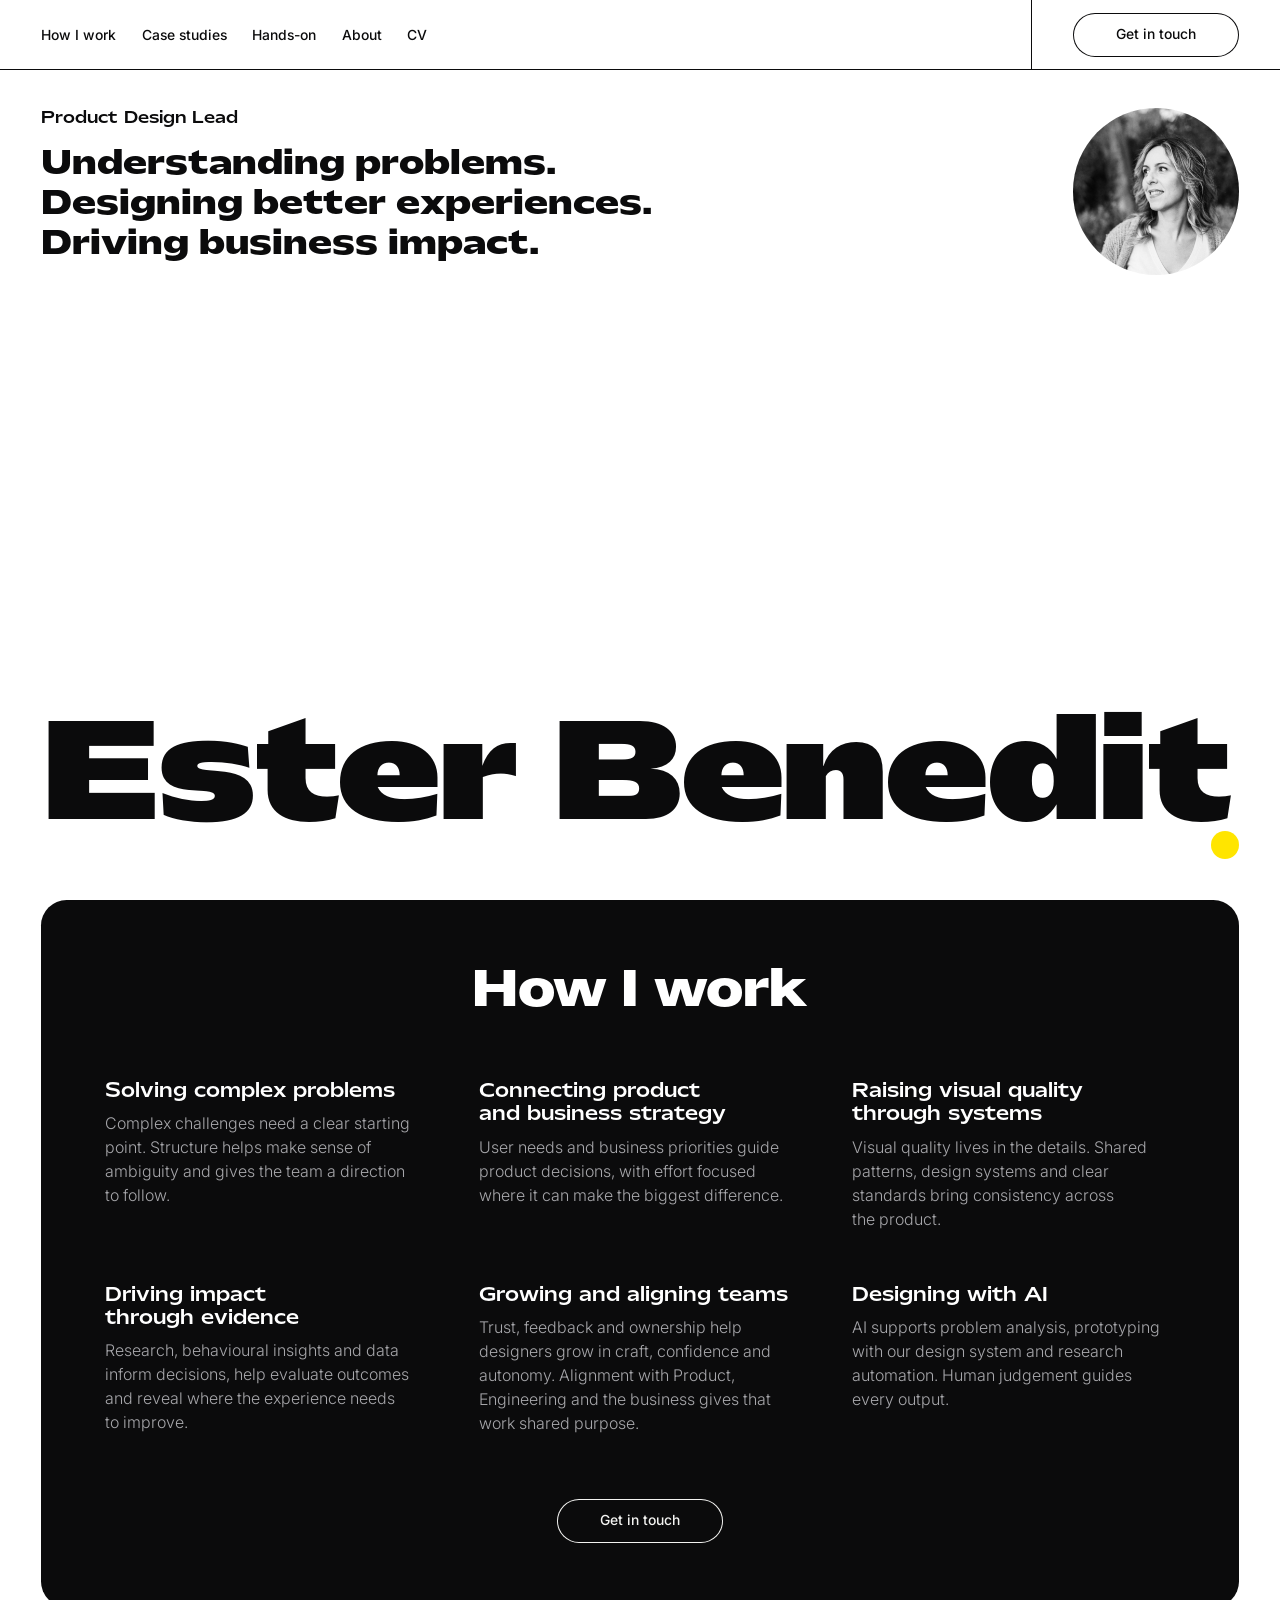
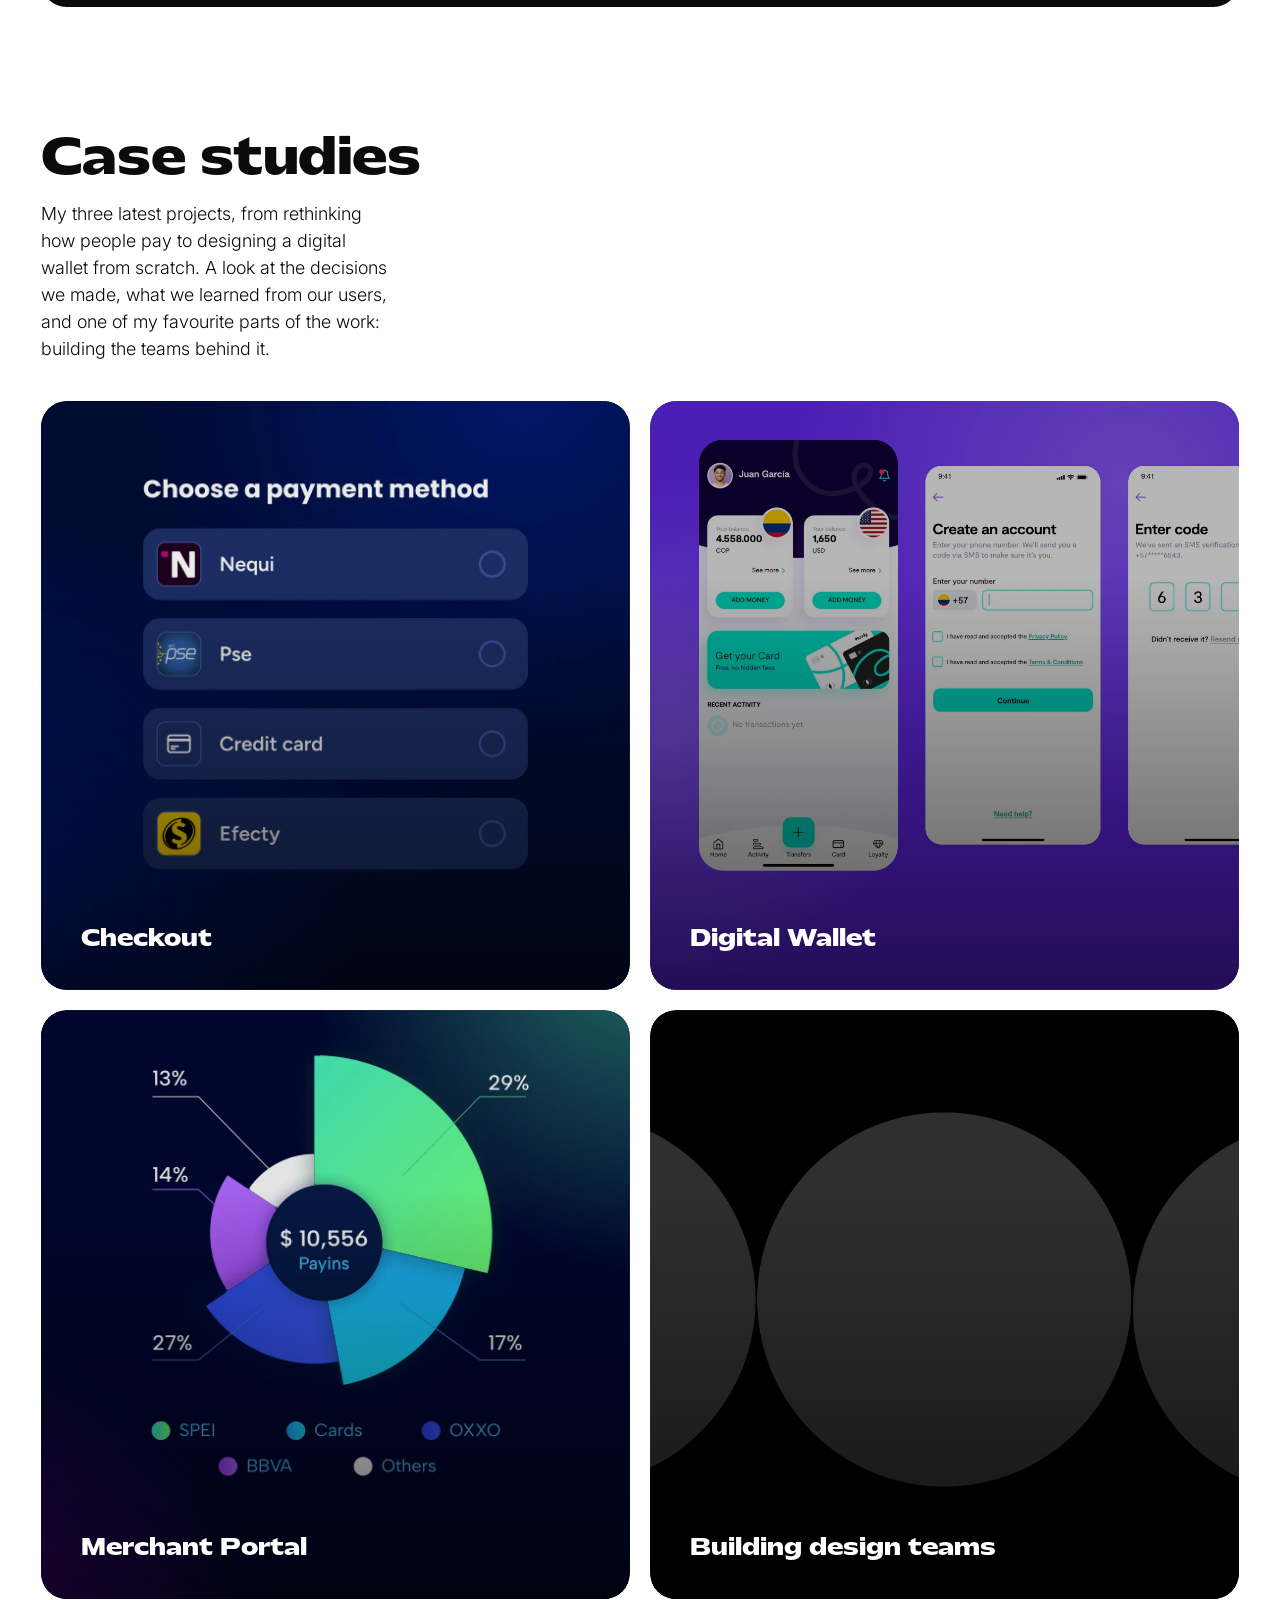
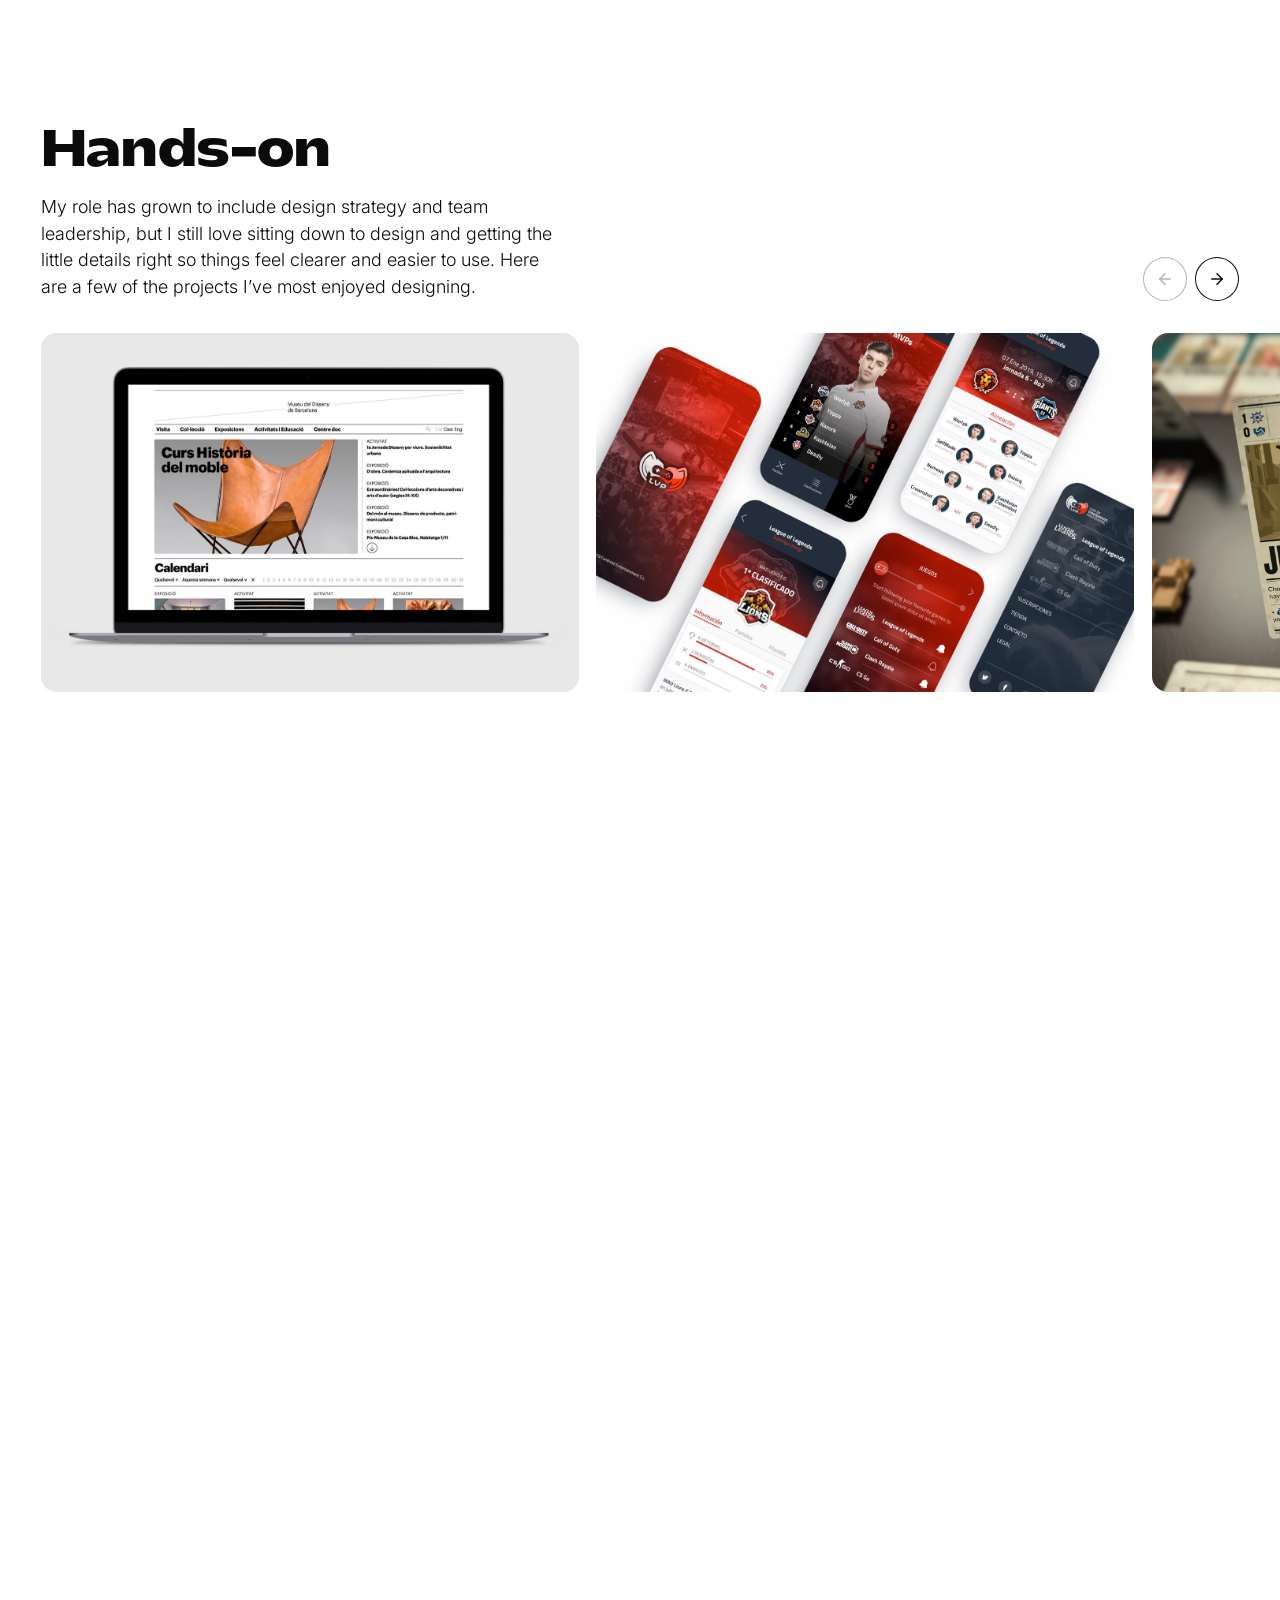
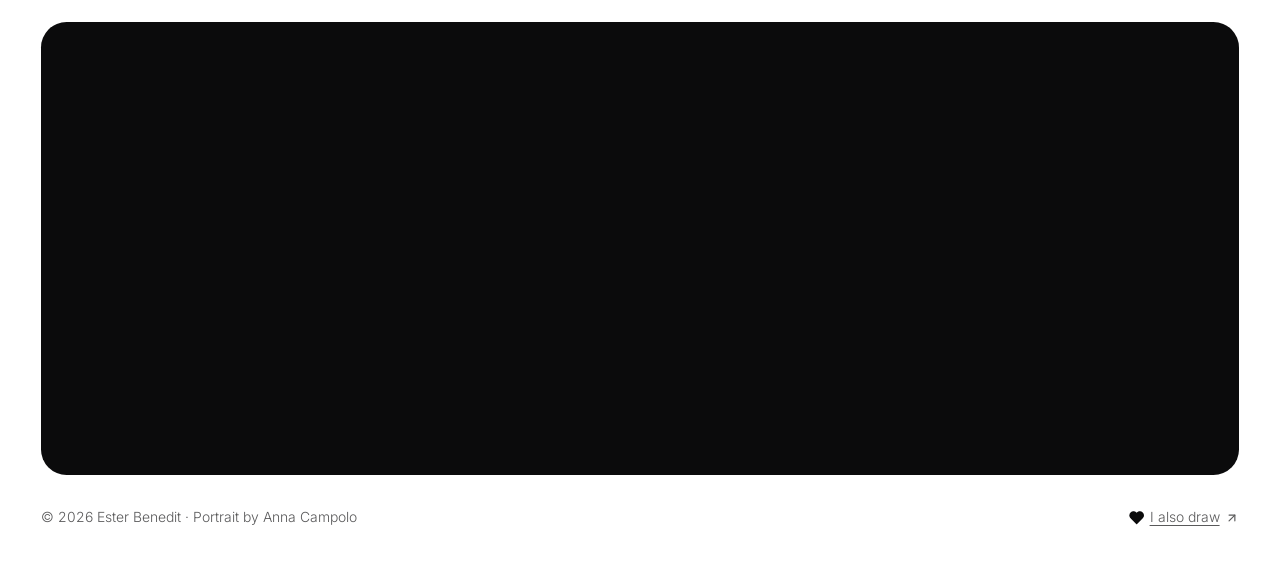
<file: index.html>
<!doctype html>
<html lang="en">
<head>
  <meta charset="utf-8">
  <meta name="viewport" content="width=device-width, initial-scale=1">
  <title>Ester Benedit, Product Design Lead</title>
  <meta name="description" content="Ester Benedit is a Product Design Lead in Barcelona. Understanding problems, designing better experiences and driving business impact.">
  <meta name="google-site-verification" content="423t0sy6GClGH1cj5LgQV7GiqrnE4tSYQWxJbcePZJ4">
  <link rel="canonical" href="https://esterbenedit.com/">
  <meta property="og:type" content="website">
  <meta property="og:url" content="https://esterbenedit.com/">
  <meta property="og:title" content="Ester Benedit, Product Design Lead">
  <meta property="og:description" content="Ester Benedit is a Product Design Lead in Barcelona. Understanding problems, designing better experiences and driving business impact.">
  <meta property="og:image" content="https://esterbenedit.com/img/og-image.jpg?v=2">
  <meta property="og:image:width" content="1200">
  <meta property="og:image:height" content="630">
  <meta property="og:image:alt" content="Ester Benedit, Product Design Lead, next to her portrait">
  <meta name="twitter:card" content="summary_large_image">
  <link rel="icon" type="image/png" sizes="32x32" href="icons/favicon-32.png?v=2">
  <link rel="icon" type="image/png" sizes="192x192" href="icons/icon-192.png?v=2">
  <link rel="apple-touch-icon" href="icons/apple-touch-icon.png?v=2">
  <link rel="preconnect" href="https://fonts.googleapis.com">
  <link rel="preconnect" href="https://fonts.gstatic.com" crossorigin>
  <link href="https://fonts.googleapis.com/css2?family=Inter:wght@200;300;400;500;600&display=swap" rel="stylesheet">
  <link rel="stylesheet" href="fonts-mattone.css?v=1">
  <link rel="stylesheet" href="styles.css?v=138">
  <script>
    document.documentElement.classList.add('js');
    // Preview of ground colours: the page opens in white; the corner circle steps through the others.
    window.GROUNDS = ['#ffffff', '#ffe500', '#7cf2c4', '#8ed2ff', '#c7b8ff', '#ff9ec4'];
    window.setGround = (c) => document.documentElement.style.setProperty('--bg', c);
  </script>
</head>
<body>

<header class="bar wrap">
  <a class="bar-name" href="#top" aria-hidden="true" tabindex="-1">Ester Benedit</a>
  <button class="menu-toggle" type="button" aria-expanded="false" aria-controls="menu" aria-label="Open menu">
    <svg class="i-open" aria-hidden="true" viewBox="0 0 24 24" fill="none" stroke="currentColor" stroke-width="2" stroke-linecap="round" stroke-linejoin="round"><line x1="3" y1="12" x2="21" y2="12"></line><line x1="3" y1="6" x2="21" y2="6"></line><line x1="3" y1="18" x2="21" y2="18"></line></svg>
    <svg class="i-close" aria-hidden="true" viewBox="0 0 24 24" fill="none" stroke="currentColor" stroke-width="2" stroke-linecap="round" stroke-linejoin="round"><line x1="18" y1="6" x2="6" y2="18"></line><line x1="6" y1="6" x2="18" y2="18"></line></svg>
  </button>
  <nav id="menu" aria-label="Main">
    <ul>
      <li><a href="#how-i-work">How I work</a></li>
      <li><a href="#case-studies">Case studies</a></li>
      <li><a href="#hands-on">Hands-on</a></li>
      <li><a href="#about">About</a></li>
      <li><a href="cv/ester-benedit-cv2026.pdf" target="_blank" rel="noopener">CV</a></li>
    </ul>
  </nav>
  <span class="divider" aria-hidden="true"></span>
  <a class="pill outline" href="mailto:ebenedit@gmail.com">Get in touch</a>
</header>

<section class="hero wrap" id="top" aria-labelledby="name">
  <div class="intro">
    <div class="intro-text">
      <p class="role">Product Design Lead</p>
      <p class="lead rotator"><span class="phrase is-on"><span class="ln"><span>Understanding problems.</span></span><span class="ln"><span>Designing better experiences.</span></span><span class="ln"><span>Driving business impact.</span></span></span><span class="phrase" aria-hidden="true"><span class="ln"><span>Setting design direction.</span></span><span class="ln"><span>Caring for every detail.</span></span><span class="ln"><span>Helping design teams grow.</span></span></span></p>
    </div>
    <figure class="avatar">
      <img src="img/ester-bw.jpg?v=2" width="640" height="640" alt="Ester Benedit, black and white portrait">
    </figure>
  </div>
  <h1 class="name" id="name"><span class="line">Ester</span> <span class="line">Benedit</span></h1>
</section>

<main>

  <section class="wrap" id="how-i-work" aria-labelledby="how-title">
    <div class="panel dark skills">
      <h2 id="how-title" data-reveal>How I work</h2>
      <ul>
        <li data-reveal><h3>Solving complex problems</h3><p>Complex challenges need a clear starting point. Structure helps make sense of ambiguity and gives the team a direction to follow.</p></li>
        <li data-reveal><h3>Connecting product and business strategy</h3><p>User needs and business priorities guide product decisions, with effort focused where it can make the biggest difference.</p></li>
        <li data-reveal><h3>Raising visual quality through systems</h3><p>Visual quality lives in the details. Shared patterns, design systems and clear standards bring consistency across the product.</p></li>
        <li data-reveal><h3>Driving impact through evidence</h3><p>Research, behavioural insights and data inform decisions, help evaluate outcomes and reveal where the experience needs to improve.</p></li>
        <li data-reveal><h3>Growing and aligning teams</h3><p>Trust, feedback and ownership help designers grow in craft, confidence and autonomy. Alignment with Product, Engineering and the business gives that work shared purpose.</p></li>
        <li data-reveal><h3>Designing with AI</h3><p>AI supports problem analysis, prototyping with our design system and research automation. Human judgement guides every output.</p></li>
      </ul>
      <a class="pill outline" href="mailto:ebenedit@gmail.com" data-reveal>Get in touch</a>
    </div>
  </section>

  <section class="wrap cases" id="case-studies" aria-labelledby="cases-title">
    <div class="cases-intro">
      <h2 id="cases-title" data-reveal>Case studies</h2>
      <p data-reveal>My three latest projects, from rethinking how people pay to designing a digital wallet from scratch. A look at the decisions we made, what we learned from our users, and one of my favourite parts of the work: building the teams behind it.</p>
    </div>

    <div class="case-grid">
      <a class="card dark overlay clear" href="checkout.html" data-reveal>
        <div class="shot bleed"><video src="img/checkout-cuadrado.mp4?v=6" poster="img/checkout-cuadrado-poster.jpg?v=4" width="1200" height="1200" autoplay muted loop playsinline preload="metadata" aria-label="Checkout animation: choosing a payment method and paying by card"></video></div>
        <div class="card-text">
          <h3>Checkout</h3>
          <div class="card-more"><div>
              <p class="card-head">Simplifying payments across Latin America</p>
              <p>Shaping a consistent payment experience across countries, payment methods, and partner integrations.</p>
              <span class="card-link"><span class="u">Read the case</span><svg class="arrow" aria-hidden="true" viewBox="0 0 24 24" fill="none" stroke="currentColor" stroke-width="2" stroke-linecap="round" stroke-linejoin="round"><line x1="5" y1="12" x2="19" y2="12"></line><polyline points="12 5 19 12 12 19"></polyline></svg></span>
          </div></div>
        </div>
      </a>

      <a class="card dark overlay darker" href="wallet.html" data-reveal>
        <div class="shot bleed"><div class="phones-in" role="img" aria-label="Wallet app screens: the home with balances in COP and USD, Create an account and Enter code"><img src="img/kuady/bg.jpg?v=2" width="1110" height="1110" alt="" loading="lazy"><img class="ph" src="img/kuady/p0.webp?v=2" width="1110" height="1110" alt="" loading="lazy"><img class="ph" src="img/kuady/p1.webp?v=1" width="1110" height="1110" alt="" loading="lazy"><img class="ph" src="img/kuady/p2.webp?v=1" width="1110" height="1110" alt="" loading="lazy"></div></div>
        <div class="card-text">
          <h3>Digital Wallet</h3>
          <div class="card-more"><div>
              <p class="card-head">Designing a wallet. Building a team.</p>
              <p>From designing the first screens to hiring and leading the design team.</p>
              <span class="card-link"><span class="u">Read the case</span><svg class="arrow" aria-hidden="true" viewBox="0 0 24 24" fill="none" stroke="currentColor" stroke-width="2" stroke-linecap="round" stroke-linejoin="round"><line x1="5" y1="12" x2="19" y2="12"></line><polyline points="12 5 19 12 12 19"></polyline></svg></span>
          </div></div>
        </div>
      </a>

      <a class="card dark overlay clear" href="#merchant-portal" data-reveal>
        <div class="shot bleed"><div class="pie" role="img" aria-label="Payins chart: 10,556 dollars split by payment method, SPEI 29%, OXXO 27%, Cards 17%, BBVA 14% and others 13%"><img src="img/pie/bg.jpg?v=6" width="1200" height="1200" alt="" loading="lazy"><img class="w" src="img/pie/w0.webp?v=6" width="1200" height="1200" alt="" loading="lazy"><img class="w" src="img/pie/w1.webp?v=6" width="1200" height="1200" alt="" loading="lazy"><img class="w" src="img/pie/w2.webp?v=6" width="1200" height="1200" alt="" loading="lazy"><img class="w" src="img/pie/w3.webp?v=6" width="1200" height="1200" alt="" loading="lazy"><img class="w" src="img/pie/w4.webp?v=6" width="1200" height="1200" alt="" loading="lazy"><img class="pie-centre" src="img/pie/centre.webp?v=6" width="1200" height="1200" alt="" loading="lazy"><img class="pie-lines" src="img/pie/lines.webp?v=6" width="1200" height="1200" alt="" loading="lazy"></div></div>
        <div class="card-text">
          <h3>Merchant Portal</h3>
          <div class="card-more"><div>
              <p class="card-head">Making complex financial operations easier to navigate</p>
              <p>Guiding the design of a portal that helps merchants manage payments, balances, and daily operations.</p>
              <span class="card-link"><span class="u">Read the case</span><svg class="arrow" aria-hidden="true" viewBox="0 0 24 24" fill="none" stroke="currentColor" stroke-width="2" stroke-linecap="round" stroke-linejoin="round"><line x1="5" y1="12" x2="19" y2="12"></line><polyline points="12 5 19 12 12 19"></polyline></svg></span>
          </div></div>
        </div>
      </a>

      <a class="card dark overlay" href="#building-design-teams" data-reveal>
        <div class="shot bleed"><img src="img/teams-cover.jpg" width="1000" height="1000" alt="Three grey circles side by side on black" loading="lazy"></div>
        <div class="card-text">
          <h3>Building design teams</h3>
          <div class="card-more"><div>
              <p class="card-head">Wherever I've worked, I've built the design team. How I hire, grow people and earn design its place.</p>
              <span class="card-link"><span class="u">Read the case</span><svg class="arrow" aria-hidden="true" viewBox="0 0 24 24" fill="none" stroke="currentColor" stroke-width="2" stroke-linecap="round" stroke-linejoin="round"><line x1="5" y1="12" x2="19" y2="12"></line><polyline points="12 5 19 12 12 19"></polyline></svg></span>
          </div></div>
        </div>
      </a>
    </div>
  </section>

  <section class="hands" id="hands-on" aria-labelledby="hands-title">
    <div class="wrap hands-head">
      <div>
        <h2 id="hands-title" data-reveal>Hands-on</h2>
        <p data-reveal>My role has grown to include design strategy and team leadership, but I still love sitting down to design and getting the little details right so things feel clearer and easier to use. Here are a few of the projects I’ve most enjoyed designing.</p>
      </div>
      <div class="ho-arrows" data-ui>
        <button type="button" data-dir="-1" aria-label="Previous project"><svg aria-hidden="true" viewBox="0 0 24 24" fill="none" stroke="currentColor" stroke-width="2" stroke-linecap="round" stroke-linejoin="round"><line x1="19" y1="12" x2="5" y2="12"></line><polyline points="12 19 5 12 12 5"></polyline></svg></button>
        <button type="button" data-dir="1" aria-label="Next project"><svg aria-hidden="true" viewBox="0 0 24 24" fill="none" stroke="currentColor" stroke-width="2" stroke-linecap="round" stroke-linejoin="round"><line x1="5" y1="12" x2="19" y2="12"></line><polyline points="12 5 19 12 12 19"></polyline></svg></button>
      </div>
    </div>
    <div class="ho-track" tabindex="0" aria-label="Hands-on projects, scroll sideways">
      <a class="ho-slide" href="#hands-on-museu-del-disseny">
        <img src="img/ho-museu.jpg" width="1600" height="909" alt="Museu del Disseny de Barcelona website on a laptop: the furniture history course and the events calendar" loading="lazy">
        <span class="ho-caption"><b>Museu del Disseny</b> Website</span>
      </a>
      <a class="ho-slide" href="#hands-on-lvp">
        <img src="img/ho-lvp.jpg" width="1600" height="909" alt="Screens of the LVP esports league app: teams, MVPs, line-ups and game menu" loading="lazy">
        <span class="ho-caption"><b>LVP</b> Esports app</span>
      </a>
      <a class="ho-slide" href="#hands-on-scarface-1920">
        <img src="img/ho-scarface.jpg" width="1600" height="1067" alt="Scarface 1920 board game: Jewel Thief, Boxer and Moonshiner character cards over the board and Al Capone's gang sheet" loading="lazy">
        <span class="ho-caption"><b>Scarface 1920</b> Board game</span>
      </a>
      <a class="ho-slide" href="#hands-on-right-side-coffee">
        <img src="img/ho-rightside.jpg?v=2" width="1600" height="1000" alt="Right Side Coffee bags with a concentric line pattern and hand-drawn illustrations" loading="lazy">
        <span class="ho-caption"><b>Right Side Coffee</b> Packaging</span>
      </a>
      <a class="ho-slide" href="#hands-on-bodegueo">
        <img src="img/ho-bodegueo.jpg?v=2" width="1600" height="1000" alt="Bodegueo brand character riding a scooter" loading="lazy">
        <span class="ho-caption"><b>Bodegueo</b> Brand identity</span>
      </a>
    </div>
  </section>

  <section class="wrap about" id="about" aria-labelledby="about-title">
    <h2 id="about-title" data-reveal>About</h2>
    <div class="about-body">
      <div class="about-text" data-reveal>
        <p>I’ve spent more than 20 years designing digital products around the people who use them. I fell for design while studying journalism. Laying out the pages was the part I always looked forward to, and it led me to study graphic design and specialise in UX/UI.</p>
        <p>I started out designing corporate websites and entertainment portals, then co-founded a design studio I ran for ten years. I went on to build a design department from scratch at a software company. Today, I lead the product design team I built at a fintech company.</p>
        <p>I still love getting into the details of a flow and figuring out why someone gets stuck. And one of the things I love most about leading a team is seeing a designer grow more confident in their own judgement and take a piece of work further than I’d imagined.</p>
      </div>
      <dl data-reveal>
        <div><dt>Based in</dt><dd>Barcelona</dd></div>
        <div class="recognition"><dt>Recognition</dt><dd><ul>
          <li>Anuaria Awards 2022 · Scarface 1920, selection</li>
          <li><a href="https://www.veredictas.com/show/marc@wetraphic.com/en" target="_blank" rel="noopener noreferrer">CLAP International Design Awards 2021 · Seeway, catalogue design</a></li>
          <li><a href="https://www.veredictas.com/index.php?md=treballs&amp;accio=fitxa&amp;id=15236&amp;lg=esp" target="_blank" rel="noopener noreferrer">CLAP International Design Awards 2021 · Redzen Games, board game</a></li>
        </ul></dd></div>
        <div class="recognition"><dt>Interviews &amp; features</dt><dd><ul>
          <li><a href="https://www.linkedin.com/posts/women-in-fintech-ester-benedit-ugcPost-7495083680248406016-mzb7/" target="_blank" rel="noopener noreferrer">Women in Fintech · PayRetailers, 2026</a></li>
          <li><a href="https://redzengames.com/2021/01/08/behind-the-game-board-traphic-graphic-designers/" target="_blank" rel="noopener noreferrer">Behind the game board: Traphic · Redzen Games, 2021</a></li>
          <li><a href="https://boluda.com/programa/87-disenando-ester-benedit/" target="_blank" rel="noopener noreferrer" hreflang="es">Diseñando con Ester Benedit · Boluda podcast, 2017 (in Spanish)</a></li>
        </ul></dd></div>
      </dl>
    </div>
  </section>

  <section class="wrap" id="contact" aria-labelledby="contact-title">
    <div class="panel dark contact">
      <h2 id="contact-title" data-reveal>Let's talk.</h2>
      <p class="lead" data-reveal>A team to build, or a product to make clear?</p>
      <div class="contact-actions" data-reveal>
        <a class="pill light" href="mailto:ebenedit@gmail.com" data-copy="ebenedit@gmail.com"><span>Email me</span></a>
        <span class="visually-hidden" aria-live="polite" id="copy-status"></span>
        <a class="pill outline" href="https://www.linkedin.com/in/esterbenedit/" target="_blank" rel="noopener noreferrer">LinkedIn<svg class="ext" aria-hidden="true" viewBox="0 0 24 24" fill="none" stroke="currentColor" stroke-width="2" stroke-linecap="round" stroke-linejoin="round"><line x1="7" y1="17" x2="17" y2="7"></line><polyline points="7 7 17 7 17 17"></polyline></svg></a>
        <a class="pill outline" id="cv" href="cv/ester-benedit-cv2026.pdf" download>Download CV</a>
      </div>
    </div>
  </section>

</main>

<footer class="wrap foot">
  <span>© 2026 Ester Benedit · Portrait by Anna Campolo</span>
  <a class="draw" href="https://www.instagram.com/esterbenedit/" target="_blank" rel="noopener noreferrer"><svg class="heart" aria-hidden="true" viewBox="0 0 24 24" fill="none" stroke="currentColor" stroke-width="2" stroke-linecap="round" stroke-linejoin="round"><path d="M20.84 4.61a5.5 5.5 0 0 0-7.78 0L12 5.67l-1.06-1.06a5.5 5.5 0 0 0-7.78 7.78l1.06 1.06L12 21.23l7.78-7.78 1.06-1.06a5.5 5.5 0 0 0 0-7.78z"></path></svg><span class="u">I also draw</span><svg class="ext" aria-hidden="true" viewBox="0 0 24 24" fill="none" stroke="currentColor" stroke-width="2" stroke-linecap="round" stroke-linejoin="round"><line x1="7" y1="17" x2="17" y2="7"></line><polyline points="7 7 17 7 17 17"></polyline></svg></a>
</footer>

<!-- Preview control: shows the next ground colour; click to switch to it -->
<button class="next-ground" type="button" data-ui aria-label="Change the page colour"><span class="coin" aria-hidden="true"></span></button>
<script src="main.js?v=24"></script>
</body>
</html>
</file>
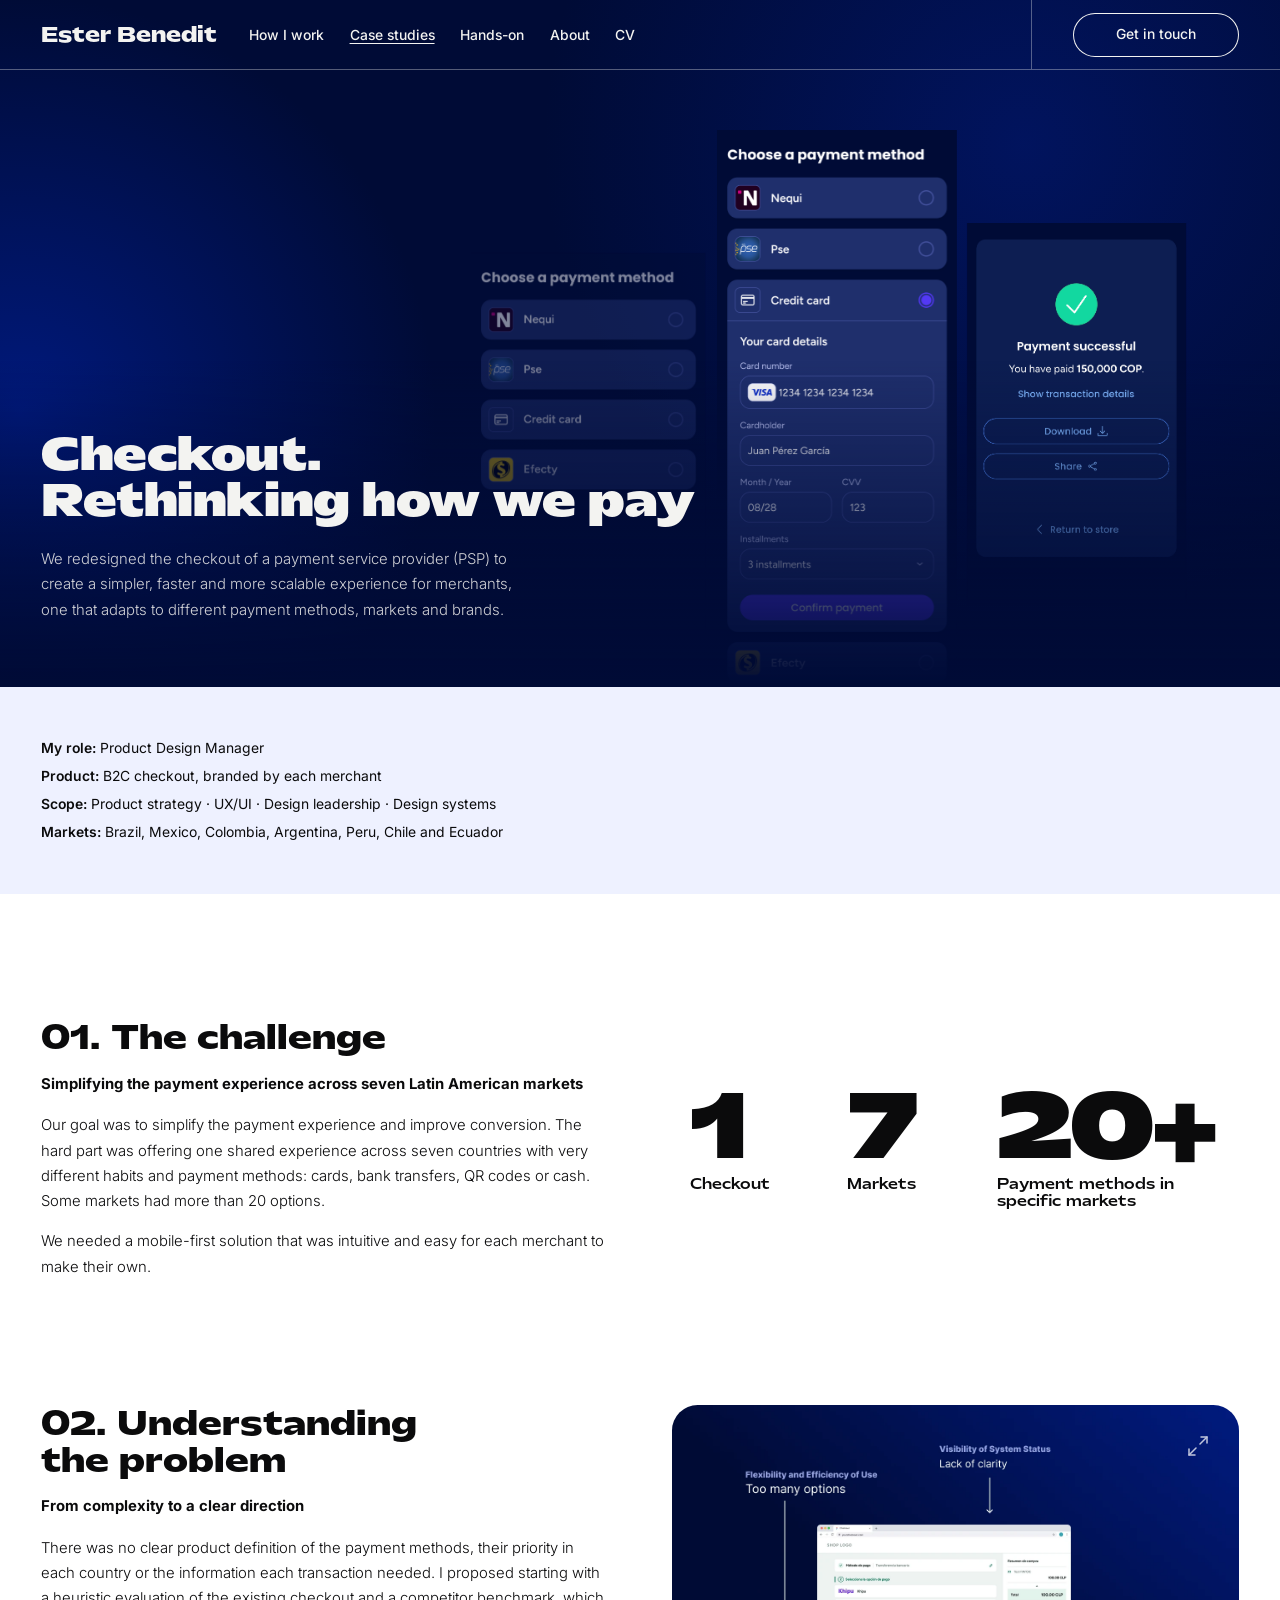
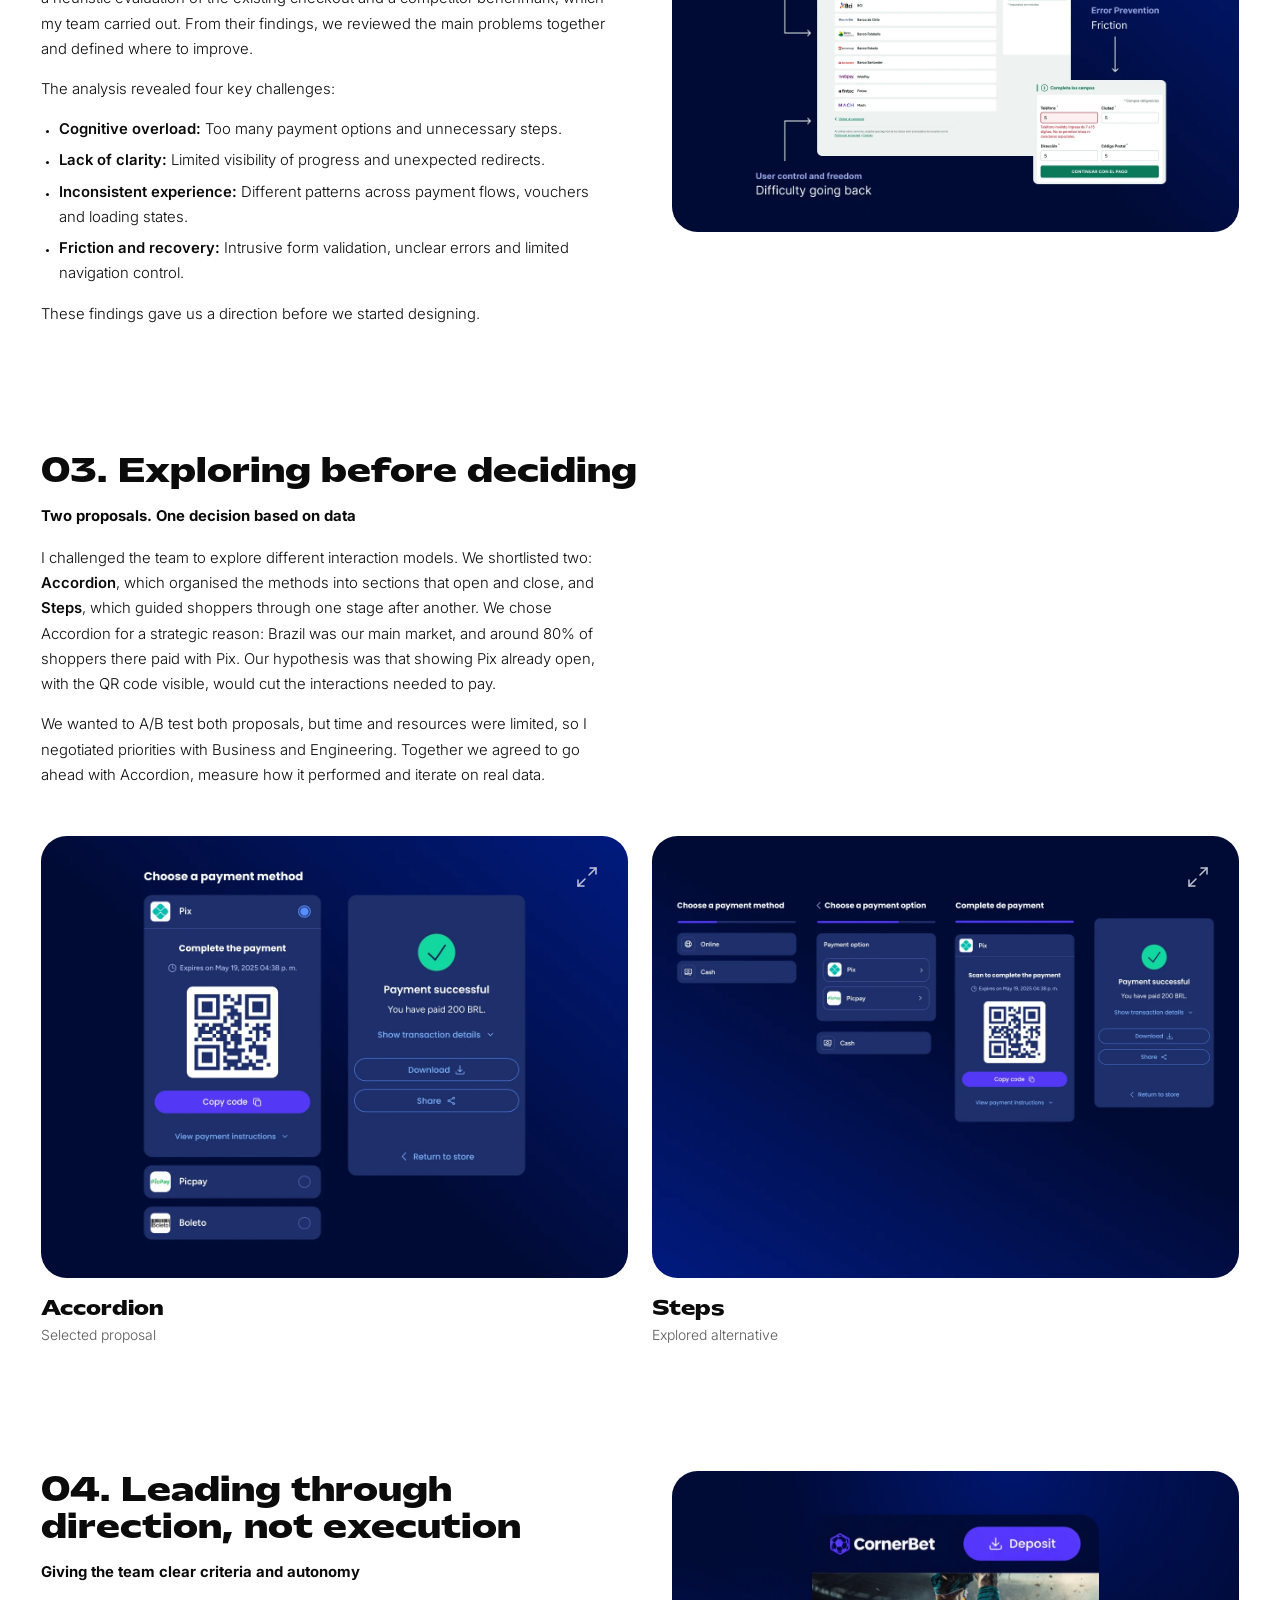
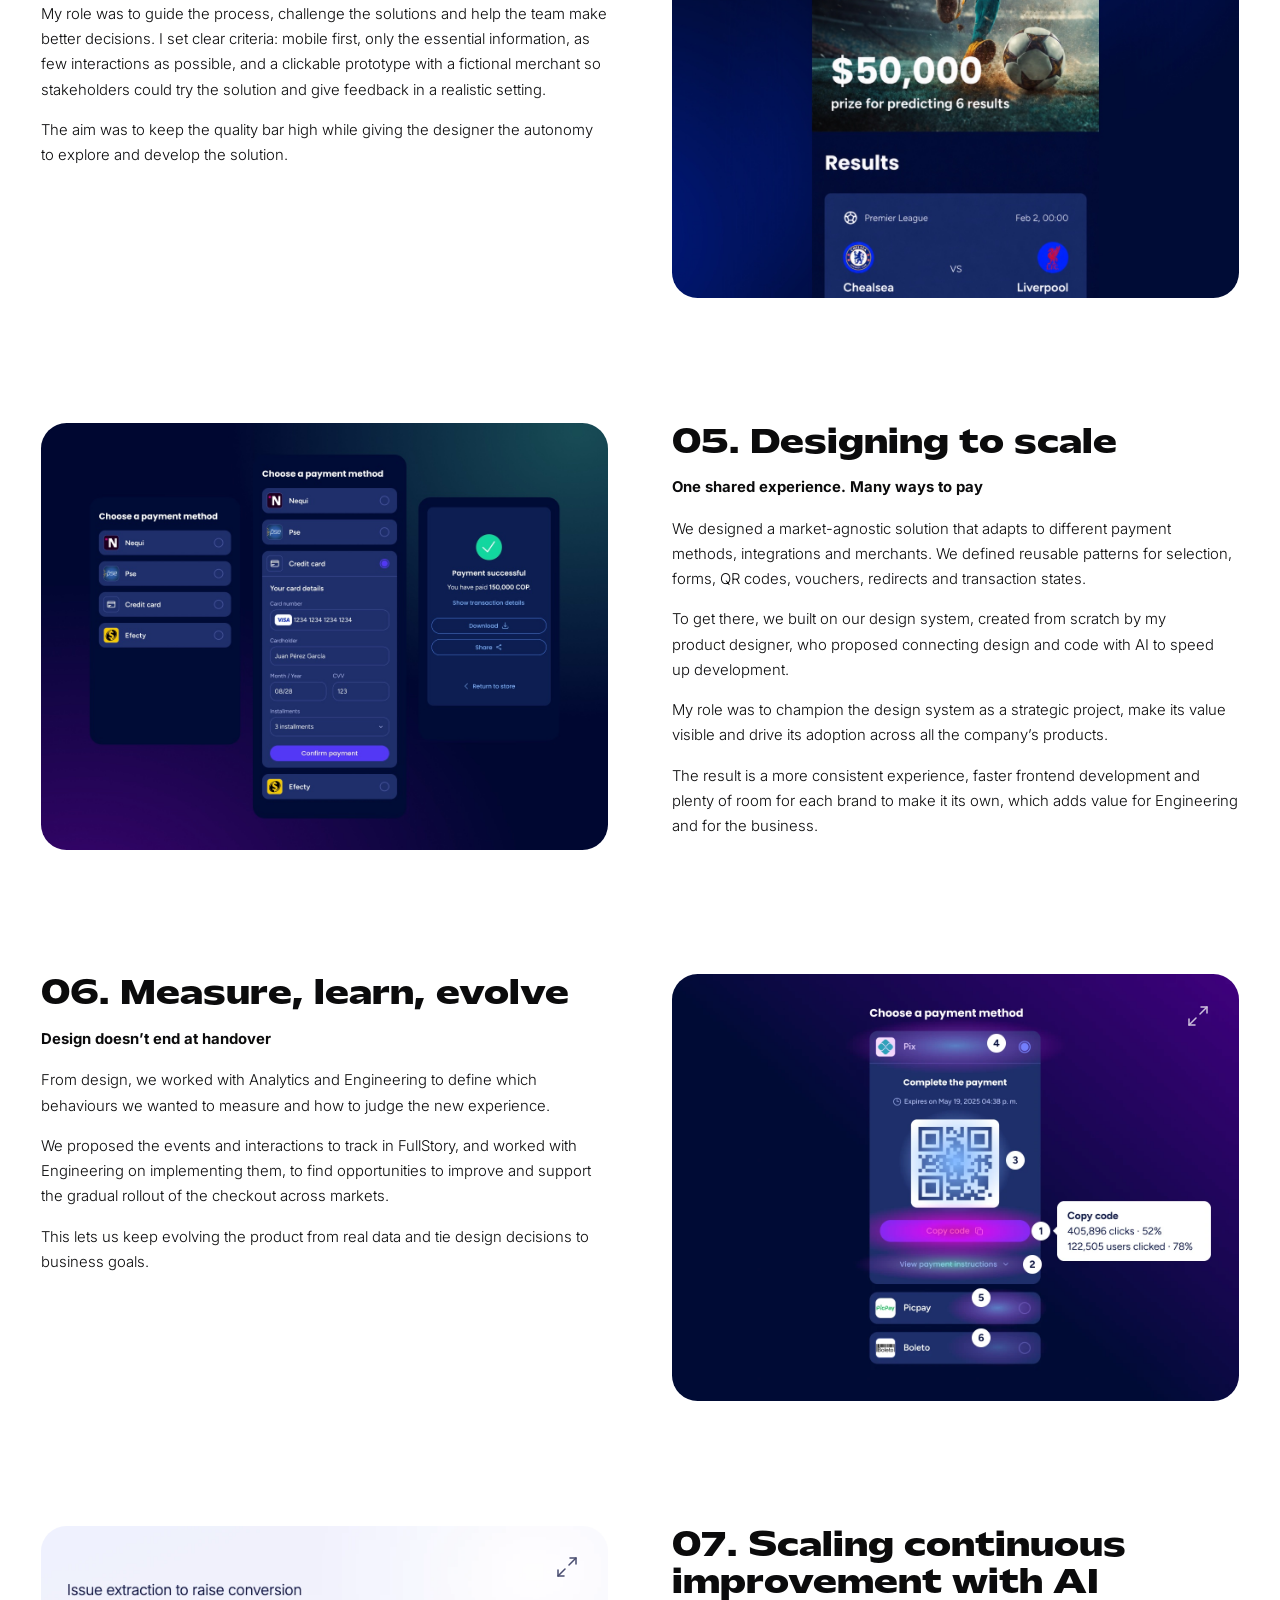
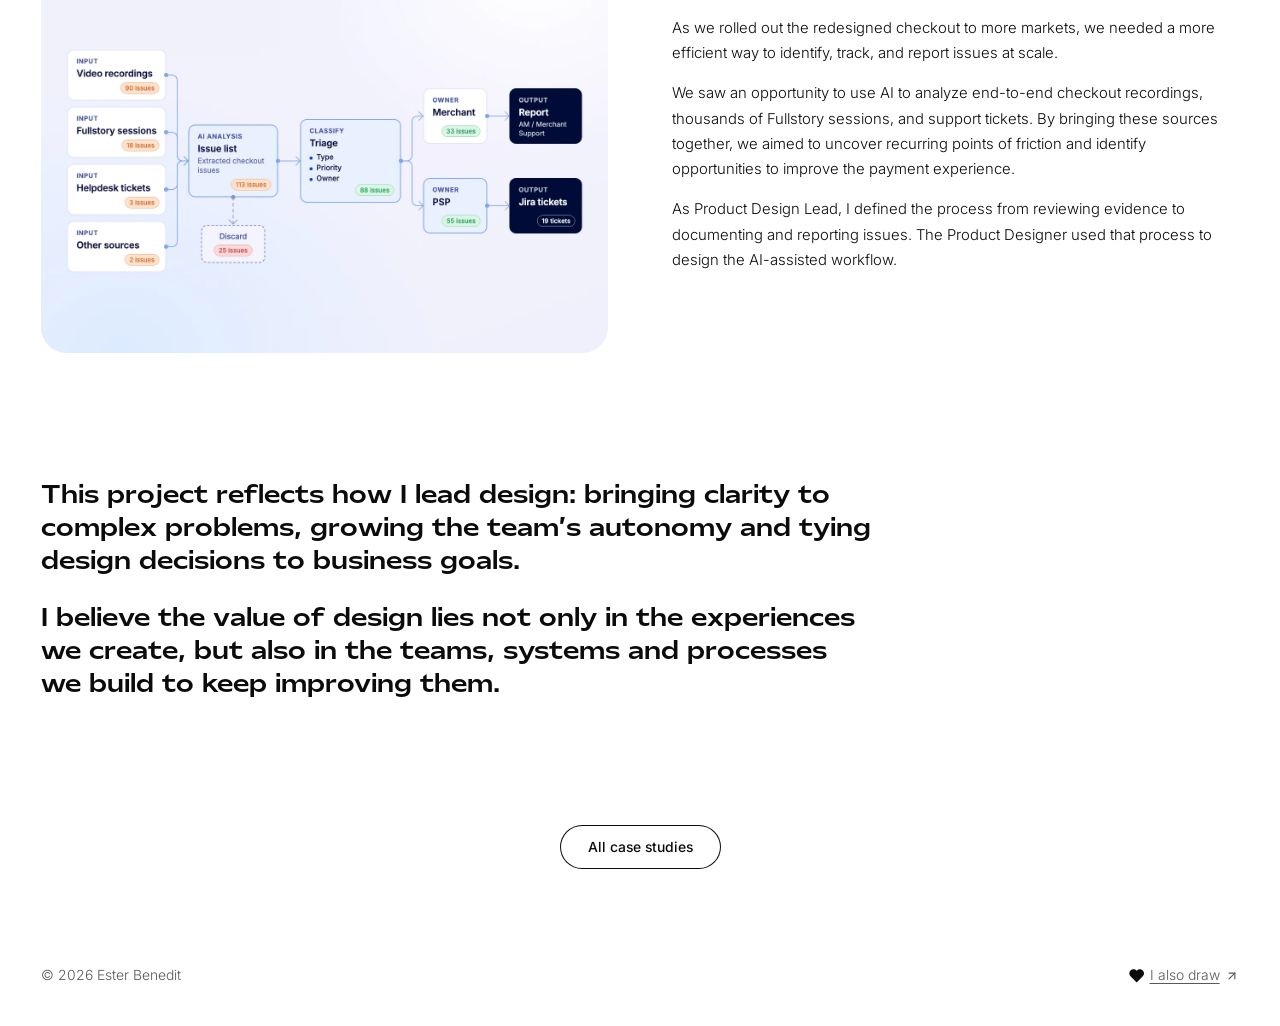
<file: checkout.html>
<!doctype html>
<html lang="en">
<head>
  <meta charset="utf-8">
  <meta name="viewport" content="width=device-width, initial-scale=1">
  <title>Checkout: rethinking how we pay · Ester Benedit</title>
  <meta name="description" content="Case study: simplifying the payment experience across seven Latin American markets. Product strategy, UX/UI, design leadership and design systems.">
  <meta name="robots" content="noindex"> <!-- draft: keep out of search until Ester approves it -->
  <link rel="icon" type="image/png" sizes="32x32" href="icons/favicon-32.png?v=2">
  <link rel="apple-touch-icon" href="icons/apple-touch-icon.png?v=2">
  <link rel="preconnect" href="https://fonts.googleapis.com">
  <link rel="preconnect" href="https://fonts.gstatic.com" crossorigin>
  <link href="https://fonts.googleapis.com/css2?family=Inter:wght@200;300;400;500;600&display=swap" rel="stylesheet">
  <link rel="stylesheet" href="fonts-mattone.css?v=1">
  <link rel="stylesheet" href="styles.css?v=138">
  <link rel="stylesheet" href="case.css?v=62">
  <script>document.documentElement.classList.add('js');</script>
</head>
<body class="case" style="--case: #000b36;">

<header class="bar wrap is-stuck">
  <a class="bar-name" href="index.html">Ester Benedit</a>
  <button class="menu-toggle" type="button" aria-expanded="false" aria-controls="menu" aria-label="Open menu">
    <svg class="i-open" aria-hidden="true" viewBox="0 0 24 24" fill="none" stroke="currentColor" stroke-width="2" stroke-linecap="round" stroke-linejoin="round"><line x1="3" y1="12" x2="21" y2="12"></line><line x1="3" y1="6" x2="21" y2="6"></line><line x1="3" y1="18" x2="21" y2="18"></line></svg>
    <svg class="i-close" aria-hidden="true" viewBox="0 0 24 24" fill="none" stroke="currentColor" stroke-width="2" stroke-linecap="round" stroke-linejoin="round"><line x1="18" y1="6" x2="6" y2="18"></line><line x1="6" y1="6" x2="18" y2="18"></line></svg>
  </button>
  <nav id="menu" aria-label="Main">
    <ul>
      <li><a href="index.html#how-i-work">How I work</a></li>
      <li><a href="index.html#case-studies" aria-current="true">Case studies</a></li>
      <li><a href="index.html#hands-on">Hands-on</a></li>
      <li><a href="index.html#about">About</a></li>
      <li><a href="cv/ester-benedit-cv2026.pdf" target="_blank" rel="noopener">CV</a></li>
    </ul>
  </nav>
  <span class="divider" aria-hidden="true"></span>
  <a class="pill outline" href="mailto:ebenedit@gmail.com">Get in touch</a>
</header>

<section class="case-hero wrap" aria-labelledby="case-title">
  <div class="case-hero-text">
    <h1 id="case-title"><span class="ln">Checkout.</span> <span class="ln">Rethinking how we pay</span></h1>
    <p>We redesigned the checkout of a payment service provider (PSP) to create a simpler, faster and more scalable experience for merchants, one that adapts to different payment methods, markets and brands.</p>
  </div>
  <figure class="case-hero-shots">
    <img class="shot-back" src="img/checkout/hero-methods.png?v=4" width="563" height="968" alt="" aria-hidden="true">
    <img class="shot-main" src="img/checkout/hero-checkout.png" width="574" height="1384" alt="The new checkout: Nequi, PSE, Credit card and Efecty as accordions, with the card form open">
    <img class="shot-side" src="img/checkout/hero-result.png?v=2" width="526" height="915" alt="Payment successful screen: 150,000 COP paid, with Download, Share and Return to store">
  </figure>
</section>

<!-- Fact sheet: a band under the hero, Ester's Figma -->
<section class="case-facts-band wrap" aria-label="Project facts">
  <dl class="case-facts">
    <div><dt>My role:</dt> <dd>Product Design Manager</dd></div>
    <div><dt>Product:</dt> <dd>B2C checkout, branded by each merchant</dd></div>
    <div><dt>Scope:</dt> <dd>Product strategy · UX/UI · Design leadership · Design systems</dd></div>
    <div><dt>Markets:</dt> <dd>Brazil, Mexico, Colombia, Argentina, Peru, Chile and Ecuador</dd></div>
  </dl>
</section>

<main class="case-body">

  <!-- 01 -->
  <section class="wrap cs cs-split" aria-labelledby="s1">
    <div class="cs-text">
      <header class="cs-head" data-reveal>
        <p class="cs-num">01. The challenge</p>
        <h2 id="s1">Simplifying the payment experience across seven Latin American markets</h2>
      </header>
      <div class="cs-copy" data-reveal>
        <p>Our goal was to simplify the payment experience and improve conversion. The hard part was offering one shared experience across seven countries with very different habits and payment methods: cards, bank transfers, QR codes or cash. Some markets had more than 20 options.</p>
        <p>We needed a mobile-first solution that was intuitive and easy for each merchant to make their own.</p>
      </div>
    </div>
    <ul class="cs-stats" data-reveal>
      <li><b>1</b><span>Checkout</span></li>
      <li><b>7</b><span>Markets</span></li>
      <li><b>20+</b><span>Payment methods in specific markets</span></li>
    </ul>
  </section>

  <!-- 02 -->
  <section class="wrap cs cs-split" aria-labelledby="s2">
    <div class="cs-text">
      <header class="cs-head" data-reveal>
        <p class="cs-num">02. Understanding the problem</p>
        <h2 id="s2">From complexity to a clear direction</h2>
      </header>
      <div class="cs-copy" data-reveal>
        <p>There was no clear product definition of the payment methods, their priority in each country or the information each transaction needed. I proposed starting with a heuristic evaluation of the existing checkout and a competitor benchmark, which my team carried out. From their findings, we reviewed the main problems together and defined where to improve.</p>
        <p>The analysis revealed four key challenges:</p>
        <ul class="cs-list">
          <li><b>Cognitive overload:</b> Too many payment options and unnecessary steps.</li>
          <li><b>Lack of clarity:</b> Limited visibility of progress and unexpected redirects.</li>
          <li><b>Inconsistent experience:</b> Different patterns across payment flows, vouchers and loading states.</li>
          <li><b>Friction and recovery:</b> Intrusive form validation, unclear errors and limited navigation control.</li>
        </ul>
        <p>These findings gave us a direction before we started designing.</p>
      </div>
    </div>
    <figure class="cs-media zoomable" data-reveal>
      <button class="zoom-btn" type="button" aria-label="Enlarge image"><svg width="20" height="20" viewBox="0 0 24 24" fill="none" stroke="currentColor" stroke-width="2" stroke-linecap="round" stroke-linejoin="round" aria-hidden="true"><polyline points="15 3 21 3 21 9"/><polyline points="9 21 3 21 3 15"/><line x1="21" y1="3" x2="14" y2="10"/><line x1="3" y1="21" x2="10" y2="14"/></svg></button>
      <img src="img/checkout/heuristic-en.webp" width="1328" height="1000" loading="lazy" alt="Heuristic evaluation of the old checkout: a long list of Chilean banks and a form with an error, annotated with four Nielsen heuristics: too many options, lack of clarity, friction and difficulty going back">
    </figure>
  </section>

  <!-- 03 -->
  <section class="wrap cs" aria-labelledby="s3">
    <header class="cs-head" data-reveal>
      <p class="cs-num">03. Exploring before deciding</p>
      <h2 id="s3">Two proposals. One decision based on data</h2>
    </header>
    <div class="cs-copy cs-wide" data-reveal>
      <p>I challenged the team to explore different interaction models. We shortlisted two: <b>Accordion</b>, which organised the methods into sections that open and close, and <b>Steps</b>, which guided shoppers through one stage after another. We chose Accordion for a strategic reason: Brazil was our main market, and around 80% of shoppers there paid with Pix. Our hypothesis was that showing Pix already open, with the QR code visible, would cut the interactions needed to pay.</p>
      <p>We wanted to A/B test both proposals, but time and resources were limited, so I negotiated priorities with Business and Engineering. Together we agreed to go ahead with Accordion, measure how it performed and iterate on real data.</p>
    </div>
    <div class="cs-pair">
      <figure data-reveal>
        <div class="cs-media zoomable"><button class="zoom-btn" type="button" aria-label="Enlarge image"><svg width="20" height="20" viewBox="0 0 24 24" fill="none" stroke="currentColor" stroke-width="2" stroke-linecap="round" stroke-linejoin="round" aria-hidden="true"><polyline points="15 3 21 3 21 9"/><polyline points="9 21 3 21 3 15"/><line x1="21" y1="3" x2="14" y2="10"/><line x1="3" y1="21" x2="10" y2="14"/></svg></button><img src="img/checkout/proposal-accordion.webp" width="1328" height="1000" loading="lazy" alt="Accordion proposal: the payment methods on one screen, with Pix open showing its QR code, next to the payment successful screen"></div>
        <figcaption><b>Accordion</b>Selected proposal</figcaption>
      </figure>
      <figure data-reveal>
        <div class="cs-media zoomable"><button class="zoom-btn" type="button" aria-label="Enlarge image"><svg width="20" height="20" viewBox="0 0 24 24" fill="none" stroke="currentColor" stroke-width="2" stroke-linecap="round" stroke-linejoin="round" aria-hidden="true"><polyline points="15 3 21 3 21 9"/><polyline points="9 21 3 21 3 15"/><line x1="21" y1="3" x2="14" y2="10"/><line x1="3" y1="21" x2="10" y2="14"/></svg></button><img src="img/checkout/proposal-steps.webp?v=3" width="1328" height="1000" loading="lazy" alt="Steps proposal: the same flow split into stages with a progress bar, from choosing online or cash, to choosing Pix or Picpay, to the QR code and the payment successful screen"></div>
        <figcaption><b>Steps</b>Explored alternative</figcaption>
      </figure>
    </div>
  </section>

  <!-- 04 -->
  <section class="wrap cs cs-split" aria-labelledby="s4">
    <div class="cs-text">
      <header class="cs-head" data-reveal>
        <p class="cs-num">04. Leading through direction, not execution</p>
        <h2 id="s4">Giving the team clear criteria and autonomy</h2>
      </header>
      <div class="cs-copy" data-reveal>
        <p>My role was to guide the process, challenge the solutions and help the team make better decisions. I set clear criteria: mobile first, only the essential information, as few interactions as possible, and a clickable prototype with a fictional merchant so stakeholders could try the solution and give feedback in a realistic setting.</p>
        <p>The aim was to keep the quality bar high while giving the designer the autonomy to explore and develop the solution.</p>
      </div>
    </div>
    <figure class="cs-media playable" data-reveal>
      <button class="play-btn" type="button" aria-label="Pause animation">
        <svg class="i-pause" viewBox="0 0 24 24" fill="none" stroke="currentColor" stroke-width="1" stroke-linecap="round" stroke-linejoin="round" aria-hidden="true"><circle cx="12" cy="12" r="10"/><line x1="10" y1="15" x2="10" y2="9"/><line x1="14" y1="15" x2="14" y2="9"/></svg>
        <svg class="i-play" viewBox="0 0 24 24" fill="none" stroke="currentColor" stroke-width="1" stroke-linecap="round" stroke-linejoin="round" aria-hidden="true"><circle cx="12" cy="12" r="10"/><polygon points="10 8 16 12 10 16 10 8"/></svg>
      </button>
      <video src="img/checkout/prototype.mp4?v=4" poster="img/checkout/prototype-poster.jpg?v=2" width="1328" height="1000" autoplay muted loop playsinline preload="metadata" aria-label="Clickable prototype with a fictional merchant, CornerBet: the shopper taps Deposit, enters 150,000 COP, chooses credit card, fills in the card details and pays"></video>
    </figure>
  </section>

  <!-- 05 -->
  <section class="wrap cs cs-split flip" aria-labelledby="s5">
    <div class="cs-text">
      <header class="cs-head" data-reveal>
        <p class="cs-num">05. Designing to scale</p>
        <h2 id="s5">One shared experience. Many ways to pay</h2>
      </header>
      <div class="cs-copy" data-reveal>
        <p>We designed a market-agnostic solution that adapts to different payment methods, integrations and merchants. We defined reusable patterns for selection, forms, QR codes, vouchers, redirects and transaction states.</p>
        <p>To get there, we built on our design system, created from scratch by my product designer, who proposed connecting design and code with AI to speed up development.</p>
        <p>My role was to champion the design system as a strategic project, make its value visible and drive its adoption across all the company’s products.</p>
        <p>The result is a more consistent experience, faster frontend development and plenty of room for each brand to make it its own, which adds value for Engineering and for the business.</p>
      </div>
    </div>
    <figure class="cs-media playable" data-reveal>
      <button class="play-btn" type="button" aria-label="Pause animation">
        <svg class="i-pause" viewBox="0 0 24 24" fill="none" stroke="currentColor" stroke-width="1" stroke-linecap="round" stroke-linejoin="round" aria-hidden="true"><circle cx="12" cy="12" r="10"/><line x1="10" y1="15" x2="10" y2="9"/><line x1="14" y1="15" x2="14" y2="9"/></svg>
        <svg class="i-play" viewBox="0 0 24 24" fill="none" stroke="currentColor" stroke-width="1" stroke-linecap="round" stroke-linejoin="round" aria-hidden="true"><circle cx="12" cy="12" r="10"/><polygon points="10 8 16 12 10 16 10 8"/></svg>
      </button>
      <video src="img/checkout/themes.mp4?v=3" poster="img/checkout/themes-poster.jpg?v=3" width="1328" height="1000" autoplay muted loop playsinline preload="metadata" aria-label="The same checkout in three merchant themes: the default navy, Monochrome and Plum and Lime. Each card flips over to the next theme, starting with the one in the centre."></video>
    </figure>
  </section>

  <!-- 06 -->
  <section class="wrap cs cs-split" aria-labelledby="s6">
    <div class="cs-text">
      <header class="cs-head" data-reveal>
        <p class="cs-num">06. Measure, learn, evolve</p>
        <h2 id="s6">Design doesn’t end at handover</h2>
      </header>
      <div class="cs-copy" data-reveal>
        <p>From design, we worked with Analytics and Engineering to define which behaviours we wanted to measure and how to judge the new experience.</p>
        <p>We proposed the events and interactions to track in FullStory, and worked with Engineering on implementing them, to find opportunities to improve and support the gradual rollout of the checkout across markets.</p>
        <p>This lets us keep evolving the product from real data and tie design decisions to business goals.</p>
      </div>
    </div>
    <figure class="cs-media zoomable" data-reveal>
      <button class="zoom-btn" type="button" aria-label="Enlarge image"><svg width="20" height="20" viewBox="0 0 24 24" fill="none" stroke="currentColor" stroke-width="2" stroke-linecap="round" stroke-linejoin="round" aria-hidden="true"><polyline points="15 3 21 3 21 9"/><polyline points="9 21 3 21 3 15"/><line x1="21" y1="3" x2="14" y2="10"/><line x1="3" y1="21" x2="10" y2="14"/></svg></button>
      <img src="img/checkout/tracking-pix.webp?v=2" width="1328" height="1000" loading="lazy" alt="Pix payment step with six tracked interactions numbered on it, and the Copy code event showing 405,896 clicks (52%) and 122,505 users clicked (78%)">
    </figure>
  </section>

  <!-- AI -->
  <section class="wrap cs cs-split flip" aria-labelledby="s7">
    <div class="cs-text">
      <header class="cs-head" data-reveal>
        <h2 id="s7">07. Scaling continuous improvement with AI</h2>
      </header>
      <div class="cs-copy" data-reveal>
        <p>As we rolled out the redesigned checkout to more markets, we needed a more efficient way to identify, track, and report issues at scale.</p>
        <p>We saw an opportunity to use AI to analyze end-to-end checkout recordings, thousands of Fullstory sessions, and support tickets. By bringing these sources together, we aimed to uncover recurring points of friction and identify opportunities to improve the payment experience.</p>
        <p>As Product Design Lead, I defined the process from reviewing evidence to documenting and reporting issues. The Product Designer used that process to design the AI-assisted workflow.</p>
      </div>
    </div>
    <figure class="cs-media zoomable" data-reveal>
      <button class="zoom-btn on-light" type="button" aria-label="Enlarge image"><svg width="20" height="20" viewBox="0 0 24 24" fill="none" stroke="currentColor" stroke-width="2" stroke-linecap="round" stroke-linejoin="round" aria-hidden="true"><polyline points="15 3 21 3 21 9"/><polyline points="9 21 3 21 3 15"/><line x1="21" y1="3" x2="14" y2="10"/><line x1="3" y1="21" x2="10" y2="14"/></svg></button>
      <img src="img/checkout/ai-workflow.webp?v=9" width="1328" height="1000" loading="lazy" alt="Issue extraction to raise conversion. Inputs: video recordings (90 issues), Fullstory sessions (18), Helpdesk tickets (3) and other sources (2). The AI analysis extracts 113 issues, discards 25 and triages 88 by type, priority and owner. Then by owner and output: 33 merchant issues go into a report for AM and Merchant Support, 55 PSP issues become 19 Jira tickets">
    </figure>
  </section>

  <section class="wrap cs" aria-label="Closing">
    <div class="cs-close" data-reveal>
      <p>This project reflects how I lead design: bringing clarity to complex problems, growing the team’s autonomy and tying design decisions to business goals.</p>
      <p>I believe the value of design lies not only in the experiences we create, but also in the teams, systems and processes we build to keep improving them.</p>
    </div>
  </section>

  <nav class="wrap case-next" aria-label="More case studies">
    <a class="pill outline" href="index.html#case-studies">All case studies</a>
  </nav>

</main>

<footer class="wrap foot">
  <span>© 2026 Ester Benedit</span>
  <a class="draw" href="https://www.instagram.com/esterbenedit/" target="_blank" rel="noopener noreferrer"><svg class="heart" aria-hidden="true" viewBox="0 0 24 24" fill="none" stroke="currentColor" stroke-width="2" stroke-linecap="round" stroke-linejoin="round"><path d="M20.84 4.61a5.5 5.5 0 0 0-7.78 0L12 5.67l-1.06-1.06a5.5 5.5 0 0 0-7.78 7.78l1.06 1.06L12 21.23l7.78-7.78 1.06-1.06a5.5 5.5 0 0 0 0-7.78z"></path></svg><span class="u">I also draw</span><svg class="ext" aria-hidden="true" viewBox="0 0 24 24" fill="none" stroke="currentColor" stroke-width="2" stroke-linecap="round" stroke-linejoin="round"><line x1="7" y1="17" x2="17" y2="7"></line><polyline points="7 7 17 7 17 17"></polyline></svg></a>
</footer>

<dialog class="lightbox" aria-label="Enlarged image">
  <button class="lightbox-close" type="button" aria-label="Close"><svg width="22" height="22" viewBox="0 0 24 24" fill="none" stroke="currentColor" stroke-width="2" stroke-linecap="round" aria-hidden="true"><line x1="18" y1="6" x2="6" y2="18"/><line x1="6" y1="6" x2="18" y2="18"/></svg></button>
  <img alt="">
</dialog>

<script src="main.js?v=24"></script>
<script>
  // The bar is transparent at the top, navy as soon as the page scrolls, and white once the hero has scrolled away.
  (() => {
    const bar = document.querySelector('.bar');
    if (!bar) return;
    let ticking = false;
    const hero = document.querySelector('.case-hero');
    const check = () => {
      ticking = false;
      bar.classList.toggle('is-solid', window.scrollY > 0);
      bar.classList.toggle('is-light', !!hero && hero.getBoundingClientRect().bottom <= bar.offsetHeight);  // white once the hero has gone under it
    };
    window.addEventListener('scroll', () => { if (!ticking) { ticking = true; requestAnimationFrame(check); } }, { passive: true });
    window.addEventListener('resize', check);
    check();
  })();

  // Videos with a play button: hovering shows pause while it plays and play while it's paused; a click switches.
  document.querySelectorAll('.playable').forEach((fig) => {
    const v = fig.querySelector('video'), btn = fig.querySelector('.play-btn');
    const sync = () => {
      fig.classList.toggle('is-paused', v.paused);
      btn.setAttribute('aria-label', v.paused ? 'Play animation' : 'Pause animation');
    };
    const toggle = () => { if (v.paused) v.play(); else v.pause(); };
    btn.addEventListener('click', toggle);
    v.addEventListener('click', toggle);
    v.addEventListener('play', sync); v.addEventListener('pause', sync);
    sync();
  });

  // Images with an expand button open full size in a lightbox; Esc, the close button or a click outside the image closes it.
  (() => {
    const box = document.querySelector('.lightbox');
    if (!box) return;
    const big = box.querySelector('img');
    document.querySelectorAll('.zoomable').forEach((fig) => {
      const img = fig.querySelector('img');
      fig.querySelector('.zoom-btn').addEventListener('click', () => {
        big.src = img.currentSrc || img.src;
        big.alt = img.alt;
        box.showModal();
      });
    });
    box.addEventListener('click', (e) => { if (e.target !== big) box.close(); });
  })();
  // The figures in 01 count up from zero, quickly, the first time they come into view. Off for reduced motion.
  (() => {
    const nums = [...document.querySelectorAll('.cs-stats b')];
    if (!nums.length || !('IntersectionObserver' in window) || matchMedia('(prefers-reduced-motion: reduce)').matches) return;
    const run = (b) => {
      const m = b.textContent.match(/^(\d+)(.*)$/);
      if (!m) return;
      const end = +m[1], suffix = m[2], dur = 700, t0 = performance.now();
      b.style.minWidth = b.getBoundingClientRect().width + 'px';  // keeps the columns still while the digits change
      const step = (t) => {
        const k = Math.min(1, (t - t0) / dur), eased = 1 - Math.pow(1 - k, 3);
        b.textContent = Math.round(end * eased) + suffix;
        if (k < 1) requestAnimationFrame(step);
      };
      b.textContent = '0' + suffix;
      requestAnimationFrame(step);
    };
    const io = new IntersectionObserver((entries) => {
      if (!entries.some((e) => e.isIntersecting)) return;
      io.disconnect();
      nums.forEach(run);
    }, { threshold: 0.4 });
    io.observe(nums[0].closest('.cs-stats'));
  })();
</script>
</body>
</html>
</file>
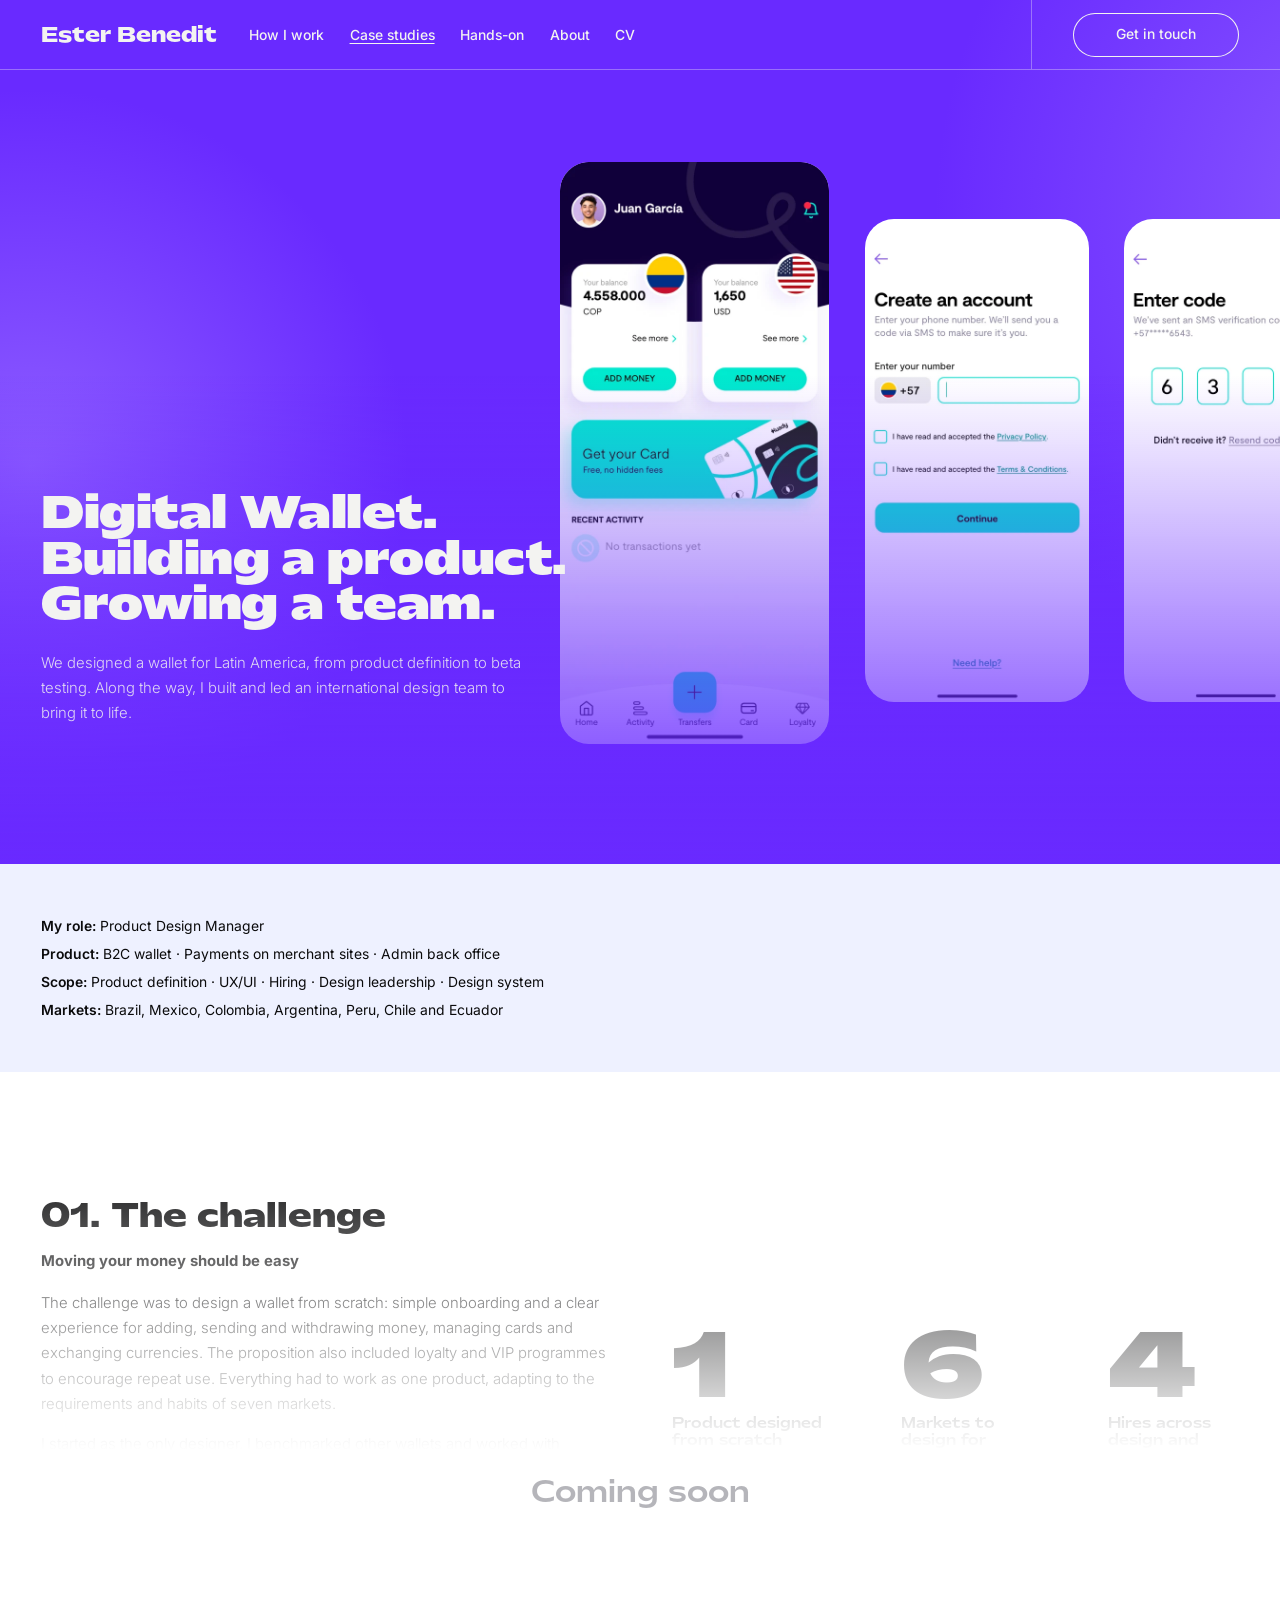
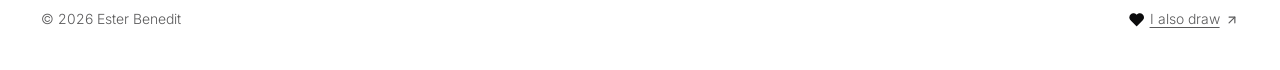
<file: wallet.html>
<!doctype html>
<html lang="en">
<head>
  <meta charset="utf-8">
  <meta name="viewport" content="width=device-width, initial-scale=1">
  <title>Digital Wallet: building a product, growing a team · Ester Benedit</title>
  <meta name="description" content="Case study: designing a wallet for Latin America from product definition to beta testing, while building and leading an international design team.">
  <meta name="robots" content="noindex"> <!-- draft: keep out of search until Ester approves it -->
  <link rel="icon" type="image/png" sizes="32x32" href="icons/favicon-32.png?v=2">
  <link rel="apple-touch-icon" href="icons/apple-touch-icon.png?v=2">
  <link rel="preconnect" href="https://fonts.googleapis.com">
  <link rel="preconnect" href="https://fonts.gstatic.com" crossorigin>
  <link href="https://fonts.googleapis.com/css2?family=Inter:wght@200;300;400;500;600&display=swap" rel="stylesheet">
  <link rel="stylesheet" href="fonts-mattone.css?v=1">
  <link rel="stylesheet" href="styles.css?v=138">
  <link rel="stylesheet" href="case.css?v=62">
  <script>document.documentElement.classList.add('js');</script>
</head>
<body class="case is-teaser" style="--case: #692aff;">

<header class="bar wrap is-stuck">
  <a class="bar-name" href="index.html">Ester Benedit</a>
  <button class="menu-toggle" type="button" aria-expanded="false" aria-controls="menu" aria-label="Open menu">
    <svg class="i-open" aria-hidden="true" viewBox="0 0 24 24" fill="none" stroke="currentColor" stroke-width="2" stroke-linecap="round" stroke-linejoin="round"><line x1="3" y1="12" x2="21" y2="12"></line><line x1="3" y1="6" x2="21" y2="6"></line><line x1="3" y1="18" x2="21" y2="18"></line></svg>
    <svg class="i-close" aria-hidden="true" viewBox="0 0 24 24" fill="none" stroke="currentColor" stroke-width="2" stroke-linecap="round" stroke-linejoin="round"><line x1="18" y1="6" x2="6" y2="18"></line><line x1="6" y1="6" x2="18" y2="18"></line></svg>
  </button>
  <nav id="menu" aria-label="Main">
    <ul>
      <li><a href="index.html#how-i-work">How I work</a></li>
      <li><a href="index.html#case-studies" aria-current="true">Case studies</a></li>
      <li><a href="index.html#hands-on">Hands-on</a></li>
      <li><a href="index.html#about">About</a></li>
      <li><a href="cv/ester-benedit-cv2026.pdf" target="_blank" rel="noopener">CV</a></li>
    </ul>
  </nav>
  <span class="divider" aria-hidden="true"></span>
  <a class="pill outline" href="mailto:ebenedit@gmail.com">Get in touch</a>
</header>

<section class="case-hero wallet-hero wrap" aria-labelledby="case-title">
  <div class="case-hero-text">
    <h1 id="case-title"><span class="ln">Digital Wallet.</span> <span class="ln">Building a product.</span> <span class="ln">Growing a team.</span></h1>
    <p>We designed a wallet for Latin America, from product definition to beta testing. Along the way, I built and led an international design team to bring it to life.</p>
  </div>
  <div class="wallet-shots">
    <img class="ws-home" src="img/wallet/hero-home.webp" width="566" height="1224" alt="Wallet home: balances of 4,558,000 COP and 1,650 USD, Add money buttons and a Get your Card banner">
    <img class="ws-signup" src="img/wallet/hero-signup.webp" width="470" height="1016" alt="Create an account: enter your phone number to receive an SMS code">
    <img class="ws-code" src="img/wallet/hero-code.webp" width="470" height="1016" alt="" aria-hidden="true">
  </div>
</section>

<section class="case-facts-band wrap" aria-label="Project facts">
  <dl class="case-facts">
    <div><dt>My role:</dt> <dd>Product Design Manager</dd></div>
    <div><dt>Product:</dt> <dd>B2C wallet · Payments on merchant sites · Admin back office</dd></div>
    <div><dt>Scope:</dt> <dd>Product definition · UX/UI · Hiring · Design leadership · Design system</dd></div>
    <div><dt>Markets:</dt> <dd>Brazil, Mexico, Colombia, Argentina, Peru, Chile and Ecuador</dd></div>
  </dl>
</section>

<main class="case-body">

  <!-- 01 -->
  <section class="wrap cs cs-split" aria-labelledby="s1">
    <div class="cs-text">
      <header class="cs-head" data-reveal>
        <p class="cs-num">01. The challenge</p>
        <h2 id="s1">Moving your money should be easy</h2>
      </header>
      <div class="cs-copy" data-reveal>
        <p>The challenge was to design a wallet from scratch: simple onboarding and a clear experience for adding, sending and withdrawing money, managing cards and exchanging currencies. The proposition also included loyalty and VIP programmes to encourage repeat use. Everything had to work as one product, adapting to the requirements and habits of seven markets.</p>
        <p>I started as the only designer. I benchmarked other wallets and worked with Business to define the MVP and the rules behind the experience: how people would register, when they would verify their identity, which accounts they would have and how transaction limits would work.</p>
        <p>With those decisions in place, I designed the first wireframes and gave the team a foundation to explore and build on.</p>
      </div>
    </div>
    <ul class="cs-stats" data-reveal>
      <li><b>1</b><span>Product designed from scratch</span></li>
      <li><b>7</b><span>Markets to design for</span></li>
      <li><b>4</b><span>Hires across design and research</span></li>
    </ul>
  </section>

  <!-- 02 -->
  <section class="wrap cs cs-split" aria-labelledby="s2">
    <div class="cs-text">
      <header class="cs-head" data-reveal>
        <p class="cs-num">02. Building the team</p>
        <h2 id="s2">Finding the talent we needed</h2>
      </header>
      <div class="cs-copy" data-reveal>
        <p>As the product took shape, I defined the roles, tools and budget we needed to develop it.</p>
        <p>I led hiring: interviewing candidates, assessing their design judgement and finding a mix of skills suited to the work ahead. I hired three designers and a researcher across Spain, Argentina and Bulgaria. Building an international team also meant establishing a shared direction, clear responsibilities and a way of working together.</p>
        <p>As people joined, I moved from designing the first flows to supporting the team, reviewing proposals and giving each person room to own their solutions.</p>
      </div>
    </div>
    <div class="cs-placeholder cs-media" data-reveal><span>Image to come</span></div>
  </section>

  <!-- 03 -->
  <section class="wrap cs cs-split flip" aria-labelledby="s3">
    <div class="cs-text">
      <header class="cs-head" data-reveal>
        <p class="cs-num">03. Leading the work</p>
        <h2 id="s3">Giving the team autonomy and focus</h2>
      </header>
      <div class="cs-copy" data-reveal>
        <p>The product had several product owners, with features and deadlines competing for the team’s capacity. I pushed for joint planning to make priorities visible and anticipate conflicts. Before new work started, I reviewed requirements and helped clarify the problem we needed to solve.</p>
        <p>In design reviews, my role was to challenge proposals, offer guidance and maintain consistency across flows. I wanted the team to explore independently and make decisions with a clear direction.</p>
        <p>I also represented Design in conversations with leadership, making the team’s needs and the implications of scope and timeline decisions visible.</p>
      </div>
    </div>
    <div class="cs-placeholder cs-media" data-reveal><span>Image to come: optional, how the work was organised, from product owners to joint planning to the design team</span></div>
  </section>

  <!-- 04 -->
  <section class="wrap cs" aria-labelledby="s4">
    <header class="cs-head" data-reveal>
      <p class="cs-num">04. Designing the critical journeys</p>
      <h2 id="s4">Building trust from the first step</h2>
    </header>
    <div class="cs-copy cs-wide" data-reveal>
      <p>Onboarding brought together one of the product’s biggest tensions: we wanted to make access easy, but we needed to collect personal information and verify users’ identities. Part of the process relied on a third-party provider, with limited scope for customisation, and requirements varied by country. We iterated through several versions to organise the steps and help users understand what they needed to do and why.</p>
      <p>Payments on merchant sites introduced another scenario: some people would discover the wallet while trying to make a deposit. Registration became part of a task they had already started.</p>
      <p>We designed that journey with particular attention to continuity between choosing the wallet, completing verification and making the payment.</p>
    </div>
    <div class="cs-pair">
      <figure data-reveal>
        <div class="cs-placeholder"><span>Image to come: the evolution of onboarding and the identity check flow</span></div>
        <figcaption><b>Onboarding</b>From sign-up to verified account</figcaption>
      </figure>
      <figure data-reveal>
        <div class="cs-placeholder"><span>Image to come: paying with the wallet on a merchant site, from choosing it to payment complete</span></div>
        <figcaption><b>Paying on merchant sites</b>Signing up in the middle of a deposit</figcaption>
      </figure>
    </div>
  </section>

  <!-- 05 -->
  <section class="wrap cs cs-split" aria-labelledby="s5">
    <div class="cs-text">
      <header class="cs-head" data-reveal>
        <p class="cs-num">05. Designing as a system</p>
        <h2 id="s5">A shared foundation for a connected experience</h2>
      </header>
      <div class="cs-copy" data-reveal>
        <p>We started with a visual identity created by an external agency. I brought a product perspective to the reviews and guided its application across the digital experience.</p>
        <p>Within the team, we developed the app’s design system: colours, typography, components, illustrations and animations.</p>
        <p>This foundation helped us maintain consistency as we worked across different features. We also reviewed the app at larger text sizes to identify where layouts needed to adapt.</p>
      </div>
    </div>
    <div class="cs-placeholder cs-media" data-reveal><span>Image to come: the design system styleguide and screens at larger text sizes, without the logo</span></div>
  </section>

  <!-- 06 -->
  <section class="wrap cs cs-split flip" aria-labelledby="s6">
    <div class="cs-text">
      <header class="cs-head" data-reveal>
        <p class="cs-num">06. Testing and iterating</p>
        <h2 id="s6">Trust is in the details</h2>
      </header>
      <div class="cs-copy" data-reveal>
        <p>With our researcher, we ran prototype tests and beta studies in Chile, Peru and Argentina. The findings helped us challenge decisions and identify concrete improvements.</p>
        <p><b>Onboarding asked too much.</b><br>Participants compared it with local wallets they already knew. Proof of address and questions about the source of funds created friction. Even the order of document options mattered: people expected to find their national ID before their passport.</p>
        <p><b>Success appeared too soon.</b><br>The screen said “Money sent!” before the transfer had finished. We replaced it with “Transfer in progress” and made the waiting time visible to reflect the actual transaction status.</p>
        <p><b>Everyday actions needed more context.</b><br>We clarified fees and added descriptions to Deposit, Withdraw and Send. Later tests also highlighted issues with time estimates, transitions to third-party screens and the reasons to use the virtual card.</p>
        <p>In the Chile and Peru beta alone, we identified <b>30 usability issues and 27 bugs</b>, giving us concrete findings to guide further improvements.</p>
      </div>
    </div>
    <div class="cs-placeholder cs-media" data-reveal><span>Image to come: before and after, “Money sent!” to “Transfer in progress”</span></div>
  </section>

  <!-- 07 -->
  <section class="wrap cs" aria-labelledby="s7">
    <header class="cs-head" data-reveal>
      <p class="cs-num">07. Outcome and learning</p>
      <h2 id="s7">Reaching beta and reflecting on the journey</h2>
    </header>
    <div class="cs-copy cs-wide" data-reveal>
      <p>We took an initial proposition to a product tested in three markets. Along the way, I built the team and established how we defined, reviewed and validated the experience.</p>
      <p>The project closed before commercial launch, so we could not measure adoption or business impact at scale. My reading is that the window of opportunity had narrowed: regulations had changed and competitors were already established.</p>
      <p>The lesson I took forward was to revisit market assumptions at every major milestone. As we validate how an experience works, we also need to check that the proposition remains relevant.</p>
    </div>
  </section>

  <section class="wrap cs" aria-label="Closing">
    <div class="cs-close" data-reveal>
      <p>This project shows how I connect product and leadership: bringing structure to ambiguity, hiring the talent we need and helping the team turn complex decisions into clear experiences.</p>
    </div>
  </section>

  <nav class="wrap case-next" aria-label="More case studies">
    <a class="pill outline" href="index.html#case-studies">All case studies</a>
  </nav>

</main>

<footer class="wrap foot">
  <span>© 2026 Ester Benedit</span>
  <a class="draw" href="https://www.instagram.com/esterbenedit/" target="_blank" rel="noopener noreferrer"><svg class="heart" aria-hidden="true" viewBox="0 0 24 24" fill="none" stroke="currentColor" stroke-width="2" stroke-linecap="round" stroke-linejoin="round"><path d="M20.84 4.61a5.5 5.5 0 0 0-7.78 0L12 5.67l-1.06-1.06a5.5 5.5 0 0 0-7.78 7.78l1.06 1.06L12 21.23l7.78-7.78 1.06-1.06a5.5 5.5 0 0 0 0-7.78z"></path></svg><span class="u">I also draw</span><svg class="ext" aria-hidden="true" viewBox="0 0 24 24" fill="none" stroke="currentColor" stroke-width="2" stroke-linecap="round" stroke-linejoin="round"><line x1="7" y1="17" x2="17" y2="7"></line><polyline points="7 7 17 7 17 17"></polyline></svg></a>
</footer>

<dialog class="lightbox" aria-label="Enlarged image">
  <button class="lightbox-close" type="button" aria-label="Close"><svg width="22" height="22" viewBox="0 0 24 24" fill="none" stroke="currentColor" stroke-width="2" stroke-linecap="round" aria-hidden="true"><line x1="18" y1="6" x2="6" y2="18"/><line x1="6" y1="6" x2="18" y2="18"/></svg></button>
  <img alt="">
</dialog>

<script src="main.js?v=24"></script>
<script>
  // The bar is transparent at the top, navy as soon as the page scrolls, and white once the hero has scrolled away.
  (() => {
    const bar = document.querySelector('.bar');
    if (!bar) return;
    let ticking = false;
    const hero = document.querySelector('.case-hero');
    const check = () => {
      ticking = false;
      bar.classList.toggle('is-solid', window.scrollY > 0);
      bar.classList.toggle('is-light', !!hero && hero.getBoundingClientRect().bottom <= bar.offsetHeight);  // white once the hero has gone under it
    };
    window.addEventListener('scroll', () => { if (!ticking) { ticking = true; requestAnimationFrame(check); } }, { passive: true });
    window.addEventListener('resize', check);
    check();
  })();

  // Videos with a play button: hovering shows pause while it plays and play while it's paused; a click switches.
  document.querySelectorAll('.playable').forEach((fig) => {
    const v = fig.querySelector('video'), btn = fig.querySelector('.play-btn');
    const sync = () => {
      fig.classList.toggle('is-paused', v.paused);
      btn.setAttribute('aria-label', v.paused ? 'Play animation' : 'Pause animation');
    };
    const toggle = () => { if (v.paused) v.play(); else v.pause(); };
    btn.addEventListener('click', toggle);
    v.addEventListener('click', toggle);
    v.addEventListener('play', sync); v.addEventListener('pause', sync);
    sync();
  });

  // Images with an expand button open full size in a lightbox; Esc, the close button or a click outside the image closes it.
  (() => {
    const box = document.querySelector('.lightbox');
    if (!box) return;
    const big = box.querySelector('img');
    document.querySelectorAll('.zoomable').forEach((fig) => {
      const img = fig.querySelector('img');
      fig.querySelector('.zoom-btn').addEventListener('click', () => {
        big.src = img.currentSrc || img.src;
        big.alt = img.alt;
        box.showModal();
      });
    });
    box.addEventListener('click', (e) => { if (e.target !== big) box.close(); });
  })();
  // The figures in 01 count up from zero, quickly, the first time they come into view. Off for reduced motion.
  (() => {
    const nums = [...document.querySelectorAll('.cs-stats b')];
    if (!nums.length || !('IntersectionObserver' in window) || matchMedia('(prefers-reduced-motion: reduce)').matches) return;
    const run = (b) => {
      const m = b.textContent.match(/^(\d+)(.*)$/);
      if (!m) return;
      const end = +m[1], suffix = m[2], dur = 700, t0 = performance.now();
      b.style.minWidth = b.getBoundingClientRect().width + 'px';  // keeps the columns still while the digits change
      const step = (t) => {
        const k = Math.min(1, (t - t0) / dur), eased = 1 - Math.pow(1 - k, 3);
        b.textContent = Math.round(end * eased) + suffix;
        if (k < 1) requestAnimationFrame(step);
      };
      b.textContent = '0' + suffix;
      requestAnimationFrame(step);
    };
    const io = new IntersectionObserver((entries) => {
      if (!entries.some((e) => e.isIntersecting)) return;
      io.disconnect();
      nums.forEach(run);
    }, { threshold: 0.4 });
    io.observe(nums[0].closest('.cs-stats'));
  })();
</script>
</body>
</html>
</file>
<file: fonts-mattone.css>
/* Mattone (Regular 400, Bold 700, Black 900) by Collletttivo, SIL Open Font License 1.1, embedded for offline/artifact viewing. */
@font-face{font-family:'Mattone';src:url([data-uri]) format('woff2');font-weight:400;font-style:normal;font-display:swap;}
@font-face{font-family:'Mattone';src:url([data-uri]) format('woff2');font-weight:700;font-style:normal;font-display:swap;}
@font-face{font-family:'Mattone';src:url([data-uri]) format('woff2');font-weight:900;font-style:normal;font-display:swap;}
</file>
<file: styles.css>
/* Ester Benedit — home proposal 06, built from Ester's own drafts.
   Black & white, Mattone (display) + Inter (text), rounded panels, case-study carousel. */

:root {
  --ease-out: cubic-bezier(0.22, 1, 0.36, 1);
  --ease-expo: cubic-bezier(0.16, 1, 0.3, 1);
  --bg: #ffffff;
  --surface: color-mix(in srgb, var(--bg) 92.5%, #000); /* #ececec on white; follows the ground colour */
  --ink: #0b0b0c;
  --muted: color-mix(in srgb, var(--ink) 68%, var(--bg));
  --inv-bg: #0b0b0c;
  --inv-ink: #f3f3f1;
  --inv-muted: #a7a7ab;

  --font-display: "Mattone", "Arial Black", "Helvetica Neue", Arial, sans-serif;
  --display-weight: 700; /* Mattone comes in 400, 700 and 900 */
  --font-text: "Inter", "Helvetica Neue", Arial, sans-serif;

  --step-small: clamp(0.8125rem, 0.79rem + 0.1vw, 0.875rem);
  --step-body: clamp(1rem, 0.96rem + 0.2vw, 1.125rem);
  --step-lead: clamp(1.25rem, 1.05rem + 0.9vw, 1.875rem);
  --step-h3: clamp(1.125rem, 1.02rem + 0.45vw, 1.375rem);
  --step-head: clamp(1.75rem, 1.2rem + 2.2vw, 3.25rem);
  --step-big: clamp(2.5rem, 1.5rem + 5vw, 6rem);

  --margin: clamp(1rem, 3.2vw, 2.75rem);
  --avatar: clamp(7rem, 13vw, 12rem);
  --radius: clamp(1.25rem, 2vw, 2rem);
  --section-gap: clamp(5rem, 3rem + 6vw, 8rem);
}

* { box-sizing: border-box; }
html { color-scheme: light; -webkit-text-size-adjust: 100%; scroll-behavior: smooth; scroll-padding-top: 5rem; }
@media (prefers-reduced-motion: reduce) { html { scroll-behavior: auto; } }
body {
  margin: 0;
  background: var(--bg);
  color: var(--ink);
  font-family: var(--font-text);
  font-size: var(--step-body);
  font-weight: 300; /* Inter Light for running text; titles, labels and buttons set their own weight */
  line-height: 1.5;
}
img { display: block; max-width: 100%; height: auto; }
a { color: inherit; text-underline-offset: 0.18em; }
p { margin: 0; text-wrap: pretty; }
h1, h2, h3 { margin: 0; text-wrap: balance; }
ul { margin: 0; padding: 0; list-style: none; }
figure { margin: 0; }
::selection { background: var(--ink); color: var(--bg); }
:focus-visible { outline: 2px solid var(--ink); outline-offset: 3px; }
.dark :focus-visible { outline-color: var(--inv-ink); }

.wrap { padding-inline: var(--margin); }
.visually-hidden { position: absolute; width: 1px; height: 1px; overflow: hidden; clip: rect(0 0 0 0); white-space: nowrap; }
h2 { font-family: var(--font-display); font-weight: var(--display-weight); font-size: var(--step-head); line-height: 1.05; letter-spacing: -0.01em; }
h3 { font-family: var(--font-text); font-weight: 600; font-size: var(--step-h3); line-height: 1.2; }
.lead { font-size: var(--step-lead); line-height: 1.3; font-weight: 300; letter-spacing: -0.01em; }

/* Pill buttons: filled, never outlined */
.pill {
  display: inline-flex; align-items: center; justify-content: center;
  min-height: 44px; padding: 0.55rem 1.25rem; border-radius: 999px;
  background: var(--ink); color: var(--bg);
  font-weight: 500; font-size: var(--step-small); text-decoration: none; white-space: nowrap;
  transition: transform 180ms var(--ease-out), background-color 180ms var(--ease-out);
}
.pill:hover { transform: translateY(-2px); }
.pill:active { transform: translateY(0) scale(0.97); }
.pill.light { background: var(--inv-ink); color: var(--ink); }
.pill.ghost { background: #2a2a2d; color: var(--inv-ink); }
.pill.ghost:hover { background: #3a3a3e; }
/* Outlined: the two Get in touch buttons. Fills on hover. */
.pill.outline { padding-inline: 1.75rem; background: transparent; color: currentColor; box-shadow: inset 0 0 0 1px currentColor; transition: transform 180ms var(--ease-out), background-color 180ms var(--ease-out), color 180ms var(--ease-out); }
.pill.outline:hover { background: var(--ink); color: var(--bg); box-shadow: inset 0 0 0 1px var(--ink); }
.dark .pill.outline:hover { background: var(--inv-ink); color: var(--ink); box-shadow: inset 0 0 0 1px var(--inv-ink); }
/* Both Get in touch buttons match the portrait's width */
@media (min-width: 761px) { .bar .pill.outline, .skills .pill.outline { width: var(--avatar); padding-inline: 0; } }

/* Top bar */
.bar {
  --bar-gap: 1.5rem;
  --bar-pad: 0px;
  min-height: 70px; /* Ester: the menu bar is 70px tall */
  display: flex; align-items: center; gap: var(--bar-gap);
  padding-block: var(--bar-pad);
}
.bar { position: sticky; top: 0; z-index: 10; background: var(--bg); border-bottom: 1px solid var(--ink); } /* line under the menu: Ester's request */
/* The name leaves the hero and lands in the bar */
.bar-name {
  font-family: var(--font-display); font-weight: var(--display-weight); font-size: 1.25rem;
  text-decoration: none; white-space: nowrap; overflow: hidden;
  max-width: 0; margin-right: calc(-1 * var(--bar-gap)); opacity: 0; transform: translateY(120%);
  transition: max-width 500ms var(--ease-expo), margin 500ms var(--ease-expo), opacity 300ms var(--ease-out), transform 500ms var(--ease-expo);
}
.bar.is-stuck .bar-name { max-width: 14rem; margin-right: 0.5rem; opacity: 1; transform: none; }
/* Vertical line before Get in touch, running the bar's full height */
.bar .divider { align-self: stretch; width: 1px; flex: none; background: var(--ink); margin: calc(-1 * var(--bar-pad)) calc(var(--margin) - var(--bar-gap)) calc(-1 * var(--bar-pad)) auto; /* button sits centred between the line and the page edge */ }
.bar nav ul { display: flex; gap: clamp(1rem, 2vw, 2rem); }
.bar nav a { text-decoration: none; font-weight: 500; font-size: var(--step-small); padding-block: 0.75rem; }
.bar nav a:hover { text-decoration: underline; }
.menu-toggle { display: none; }

/* Hero: first screen */
.hero {
  min-height: calc(100svh - 70px);
  display: flex; flex-direction: column; justify-content: space-between; gap: 3rem;
  padding-bottom: calc(clamp(1.5rem, 3vw, 2.75rem) + clamp(1rem, 2vw, 2rem));
  /* Parallax: the name drifts down slower than the page and passes behind How I work,
     which sits above it, so the panel's rounded corners show the name going under them
     (as on redzengames.com, Ester's reference). */
  position: relative; z-index: 0;
}
#how-i-work { position: relative; z-index: 1; }
.name { will-change: transform; }
.intro { display: flex; justify-content: space-between; align-items: flex-start; gap: 2rem; padding-top: clamp(1rem, 3vw, 2.5rem); }
.intro-text { max-width: 40rem; display: grid; gap: 0.6rem; }
.intro-text .lead { font-size: clamp(1.125rem, 1rem + 0.45vw, 1.4375rem); font-weight: 300; line-height: 1.4; letter-spacing: 0; text-wrap: balance; }

/* Hero subtitle: two phrases share one cell and take turns; main.js sizes the cell to the showing one
   and splits the lines into letters. The new phrase types itself in from left to right; the old one
   sweeps out the same way, faster. */
.rotator { display: grid; align-items: start; transition: height 700ms var(--ease-out); }
.rotator .phrase { grid-area: 1 / 1; }
.rotator:not(.is-split) .phrase + .phrase { display: none; }  /* both phrases share the cell: only one until main.js has split them, or they flash on top of each other */
.js .rotator:not(.is-split) { visibility: hidden; animation: show-late 0s 3s forwards; }  /* hidden until it types in; shown anyway if main.js never runs */
@keyframes show-late { to { visibility: visible; } }
.rotator .ln { display: block; }
.rotator .wd { display: inline-block; white-space: nowrap; }
.rotator .ch { opacity: 0; }
.rotator .is-on .ch { opacity: 1; transition: opacity 220ms ease-out calc(450ms + var(--c) * 32ms); }
.rotator .is-off .ch { opacity: 0; transition: opacity 200ms ease-in calc(var(--c) * 4ms); }
@media (prefers-reduced-motion: reduce) {
  .rotator { transition: none; }
  .rotator .is-on .ch { transition: opacity 600ms ease 300ms; }
  .rotator .is-off .ch { transition: opacity 300ms ease; }
}
.role { font-family: var(--font-display); font-weight: var(--display-weight); font-size: clamp(1.5rem, 1.2rem + 1.3vw, 2.375rem); line-height: 1.15; }
.avatar { flex: none; width: var(--avatar); aspect-ratio: 1; border-radius: 50%; overflow: hidden; background: var(--surface); }
.avatar img { width: 100%; height: 100%; object-fit: cover; }
/* On a coloured ground the photo takes the colour (multiplied); on white it stays black and white */
.avatar { background: var(--bg); }
.avatar img { mix-blend-mode: multiply; filter: grayscale(1); }
.name {
  font-family: var(--font-display); font-weight: var(--display-weight);
  font-size: clamp(2.6rem, 9.5vw, 12rem); line-height: 1; letter-spacing: -0.02em;
  white-space: nowrap;
}
.line { display: inline-block; }

/* Panels */
.panel { border-radius: var(--radius); padding: clamp(1.75rem, 5vw, 4.5rem); }
.panel.dark { background: var(--inv-bg); color: var(--inv-ink); }
.panel.dark :is(h2, h3), .card.dark .card-text h3 { color: var(--bg); transition: color 400ms var(--ease-out); }  /* titles on black take the chosen ground colour (white stays white) */
.panel.grey { background: var(--surface); }

main > section { margin-top: var(--section-gap); }
main > section:first-child { margin-top: 0; }

/* How I work */
.skills { display: grid; justify-items: center; gap: clamp(2.5rem, 5vw, 4rem); }
.skills h2 { text-align: center; }
.skills ul { width: 100%; display: grid; grid-template-columns: repeat(3, minmax(0, 1fr)); gap: clamp(2rem, 4vw, 3.5rem) clamp(1.5rem, 4vw, 4rem); }
.skills li { display: grid; gap: 0.6rem; align-content: start; }
.skills li p { color: var(--inv-muted); font-size: clamp(0.9375rem, 0.9rem + 0.15vw, 1rem); font-weight: 300; }

/* Mattone Regular, the lighter cut, for the summary under the role and the How I work titles */
.intro-text .lead, .skills h3 { font-family: var(--font-display); font-weight: 400; letter-spacing: 0; }
.skills h3 { font-size: clamp(1rem, 0.94rem + 0.3vw, 1.1875rem); line-height: 1.25; }
/* Mattone Black for the big name */
.name { font-weight: 900; }

/* Case studies: four thumbnails, seen at a glance */
.cases { display: grid; grid-template-columns: minmax(0, 1fr) minmax(0, 2.6fr); gap: clamp(1.5rem, 3vw, 3rem); align-items: start; }
.cases-intro { display: grid; gap: 1.25rem; }
.cases-intro p { color: var(--ink); max-width: 22rem; }
.case-grid { display: grid; grid-template-columns: repeat(2, minmax(0, 1fr)); gap: clamp(1rem, 1.6vw, 1.5rem); }
.card {
  border-radius: var(--radius); overflow: hidden; text-decoration: none;
  display: grid; grid-template-rows: minmax(0, 1fr) auto; min-width: 0;
  aspect-ratio: 1; /* true squares, so whole pictures fit */
}
.card { clip-path: inset(0 round var(--radius)); -webkit-tap-highlight-color: transparent; } /* phones: keep the scrim inside the rounded corners while it fades, and no square tap flash */
.card.article { grid-template-rows: 1fr; align-items: end; }
.card.dark { background: var(--inv-bg); color: var(--inv-ink); }
.card.grey { background: var(--surface); }
.card-text { display: grid; gap: 0.75rem; align-content: start; padding: clamp(1.125rem, 2vw, 1.75rem); max-width: 40rem; }
.card-text h3 { font-family: var(--font-display); font-weight: var(--display-weight); font-size: var(--step-h3); line-height: 1.1; }
.card-text p:not(.meta) { font-size: var(--step-small); font-weight: 300; }
.card-text .meta { font-weight: 300; }
.meta { font-size: var(--step-small); color: var(--muted); margin-top: auto; }
.card-link { display: inline-flex; justify-self: start; align-items: center; gap: 0.35em; font-size: var(--step-small); font-weight: 500; margin-top: 0.25rem; }
.card-link .u { text-decoration: underline; text-underline-offset: 0.2em; }
.card-link .arrow { width: 1.15em; height: 1.15em; flex: none; transition: transform 240ms var(--ease-out); }
.card:hover .card-link .arrow { transform: translateX(3px); }
.dark .meta, .dark .card-text p:not(.meta) { color: var(--inv-muted); }
.card-text p:not(.meta) { color: var(--muted); }

.shot { min-height: 0; overflow: hidden; display: grid; place-items: center; padding: clamp(1rem, 2.4vw, 2rem) clamp(1rem, 2.4vw, 2rem) 0; }
.shot > img { transition: transform 900ms var(--ease-expo); }
.card:hover .shot > img { transform: scale(1.03); }
.shot:not(.phones):not(.numerals) img { width: 100%; height: 100%; object-fit: contain; object-position: center bottom; }
/* Image fills the whole card; text sits on a translucent black layer */
.card.overlay { position: relative; grid-template-rows: 1fr; align-items: end; isolation: isolate; }
.card.overlay .shot { position: absolute; inset: 0; z-index: -1; aspect-ratio: auto; padding: 0; }
.card.overlay .shot img, .card.overlay .shot video { display: block; width: 100%; height: 100%; object-fit: cover; border-radius: 0; }
/* Checkout video sits on Ester's blue background, placed as in her mockup */
.card.overlay .shot.framed { container-type: inline-size; background: #3450e6 url("img/checkout-fondo.jpg") center / cover no-repeat; }
.card.overlay .shot.framed video { position: absolute; left: 4.3%; top: 14.5%; width: 91.4%; height: auto; aspect-ratio: 1440 / 968; object-fit: cover; border-radius: 2cqi; } /* corner radius in proportion, as in the Merchant Portal cover */
.card.overlay .shot::after { content: ""; position: absolute; inset: 0; background: linear-gradient(to bottom, rgb(0 0 0 / 0.4), rgb(0 0 0 / 0.8)); opacity: 0.72; transition: opacity 400ms var(--ease-out); } /* scrim for legibility, Ester's request: lighter at rest, full when the text opens */
.card.overlay:focus-visible .shot::after { opacity: 1; }
@media (hover: hover) { .card.overlay:hover .shot::after { opacity: 1; } } /* phones keep :hover after a tap, so hover only where there's a mouse */
.card.overlay.is-open .shot::after { opacity: 1; }  /* touch: first tap opens the card */
/* Checkout: light screens need a darker layer for the text to read */
.card.overlay.deep .shot::after { background: linear-gradient(to bottom, rgb(0 0 0 / 0.55), rgb(0 0 0 / 0.9)); }
.card.overlay.clear .shot::after { background: linear-gradient(to bottom, rgb(0 0 0 / 0.1), rgb(0 0 0 / 0.1) 30%, rgb(0 0 0 / 0.88)); } /* Checkout: the animation already sits on dark blue, so a much lighter scrim, darker only behind the text */
@media (min-width: 761px) { .case-grid .card.overlay .shot::after { background: linear-gradient(to bottom, rgb(0 0 0 / 0.1), rgb(0 0 0 / 0.1) 30%, rgb(0 0 0 / 0.88)); } } /* desktop: every case card gets Checkout's lighter scrim */
.case-grid .card.overlay.darker .shot::after { background: linear-gradient(to bottom, rgb(0 0 0 / 0.4), rgb(0 0 0 / 0.4) 30%, rgb(0 0 0 / 0.92)); } /* Kuady: its bright screens need a bit more scrim, Ester's request */
/* Merchant Portal: the chart's wedges spin in, one after another, around the chart's apex */
.pie { position: absolute; inset: 0; transition: transform 900ms var(--ease-expo); }
.card:hover .shot > .pie { transform: scale(1.03); }
.card.overlay .shot .pie img { position: absolute; inset: 0; }
.pie .w { transform-origin: 46.41% 38.34%; }
.pie.armed .w { opacity: 0; }
.pie.play .w { animation: wedge-in 1300ms cubic-bezier(0.16, 1, 0.3, 1) both; }
.pie.play .w:nth-child(3) { animation-delay: 110ms; }
.pie.play .w:nth-child(4) { animation-delay: 220ms; }
.pie.play .w:nth-child(5) { animation-delay: 330ms; }
.pie.play .w:nth-child(6) { animation-delay: 440ms; }
.pie .pie-centre { transform-origin: 48.07% 39.45%; }
.pie.play .pie-centre { animation: centre-in 900ms cubic-bezier(0.16, 1, 0.3, 1) both; }
.pie.armed .pie-lines { opacity: 0; }
.pie.play .pie-lines { animation: lines-in 600ms ease-out 1250ms both; }  /* leader lines once the wedges have landed */
@keyframes wedge-in { from { opacity: 0; transform: rotate(-120deg) scale(0.35); } 40% { opacity: 1; } to { opacity: 1; transform: none; } }
@keyframes lines-in { from { opacity: 0; } to { opacity: 1; } }
@keyframes centre-in { from { transform: scale(0.8); } to { transform: none; } }
/* Kuady: the three phones rise in one after another, once */
.phones-in { position: absolute; inset: 0; transition: transform 900ms var(--ease-expo); }
.card:hover .shot > .phones-in { transform: scale(1.03); }
.card.overlay .shot .phones-in img { position: absolute; inset: 0; }
.phones-in.armed .ph { opacity: 0; }
.phones-in.play .ph { animation: phone-in 1100ms cubic-bezier(0.16, 1, 0.3, 1) both; }
.phones-in.play .ph:nth-child(3) { animation-delay: 140ms; }
.phones-in.play .ph:nth-child(4) { animation-delay: 280ms; }
@keyframes phone-in { from { opacity: 0; transform: translateY(14%); } 50% { opacity: 1; } to { opacity: 1; transform: none; } }
.card.overlay .card-text p:not(.meta), .card.overlay .meta { color: rgb(243 243 241 / 0.82); }
/* The line under each card title keeps the title's colour */
.card .card-text p.card-head:not(.meta) { font-size: var(--step-small); font-weight: 400; color: inherit; line-height: 1.3; }
/* Case cards show title and subtitle; the rest opens on hover or keyboard focus, and always on touch screens */
.card-more { display: grid; grid-template-rows: 0fr; opacity: 0; transition: grid-template-rows 400ms var(--ease-out), opacity 300ms var(--ease-out); }
.card-more > div { min-height: 0; overflow: hidden; display: grid; gap: 0.75rem; }
.case-grid .card-text { padding: 40px; } /* Ester: 40px around the case card text */
@media (max-width: 760px) {  /* phones: at rest the title sits a little lower (Ester); it goes back up when the card opens */
  .case-grid .card-text { transition: padding-bottom 400ms var(--ease-out); }
  .case-grid .card:not(.is-open):not(:focus-visible) .card-text { padding-bottom: 24px; }
}
.card-text { gap: 0; } /* at rest only the title shows; the subtitle and the rest open on hover or tap (Ester's request) */
.card-more > div > :first-child { margin-top: 0.75rem; }
.card:focus-visible .card-more { grid-template-rows: 1fr; opacity: 1; }
@media (hover: hover) { .card:hover .card-more { grid-template-rows: 1fr; opacity: 1; } }
.card.is-open .card-more { grid-template-rows: 1fr; opacity: 1; }
@media (prefers-reduced-motion: reduce) { .card-more { transition: none; } }
.shot.phones { grid-template-columns: repeat(3, minmax(0, 9rem)); justify-content: center; gap: clamp(0.5rem, 1.5vw, 1.25rem); align-items: start; }
.shot.phones img { border-radius: 1rem; width: 100%; height: auto; transition: transform 900ms var(--ease-expo); }
.shot.phones img:nth-child(2) { transform: translateY(10%); }
.card:hover .shot.phones img:nth-child(1), .card:hover .shot.phones img:nth-child(3) { transform: translateY(-4%); }
.shot.numerals { grid-template-columns: repeat(2, minmax(0, 14rem)); justify-content: start; align-items: start; align-content: end; gap: clamp(1.5rem, 4vw, 4rem); padding-bottom: 0; padding-inline: clamp(1.25rem, 2.6vw, 2.25rem); }
.shot.numerals p { display: grid; gap: 0.5rem; }
.shot.numerals b { font-family: var(--font-display); font-weight: var(--display-weight); font-size: clamp(2.5rem, 1.5rem + 3vw, 4.5rem); line-height: 0.9; }
.shot.numerals span { color: var(--muted); max-width: 14rem; }

/* Hands-on: a quiet sideways strip, smaller than the case studies */
.hands-head { display: flex; justify-content: space-between; align-items: flex-end; gap: 1.5rem; margin-bottom: clamp(1.25rem, 2.5vw, 2rem); }
.hands-head > div:first-child { display: grid; gap: 1.25rem; }
.hands-head p { color: var(--ink); max-width: 32rem; } /* same as the Case studies intro */
.ho-arrows { display: flex; gap: 0.5rem; flex: none; }
.ho-arrows button {
  width: 44px; height: 44px; border-radius: 50%; border: 0; cursor: pointer; display: grid; place-items: center;
  background: transparent; color: var(--ink); box-shadow: inset 0 0 0 1px var(--ink);
  transition: background-color 180ms var(--ease-out), color 180ms var(--ease-out), opacity 180ms var(--ease-out);
}
.ho-arrows button svg { width: 18px; height: 18px; }
.ho-arrows button:hover { background: var(--ink); color: var(--bg); }
.ho-arrows button:disabled { opacity: 0.3; cursor: default; background: transparent; color: var(--ink); }
.ho-track {
  display: flex; gap: clamp(0.75rem, 1.4vw, 1.25rem);
  overflow-x: auto; scroll-snap-type: x mandatory; overscroll-behavior-x: contain;
  padding-inline: var(--margin); scroll-padding-inline: var(--margin); scrollbar-width: none;
}
.ho-track::-webkit-scrollbar { display: none; }
@media (hover: hover) { .ho-track { cursor: grab; } }
.ho-track.dragging { cursor: grabbing; scroll-snap-type: none; user-select: none; }
.ho-track.dragging .ho-slide { pointer-events: none; }
/* Slides share one 3:2 shape; pictures fill it with only a sliver trimmed at the sides */
.ho-slide {
  --ho-h: clamp(16rem, 28vw, 26rem);
  flex: none; scroll-snap-align: start; position: relative; display: grid; align-items: end;
  height: var(--ho-h); aspect-ratio: 3 / 2; border-radius: 1rem; overflow: hidden; text-decoration: none; isolation: isolate; background: var(--surface);
}
.ho-slide img { grid-area: 1 / 1; z-index: -2; width: 100%; height: 100%; object-fit: cover; transition: transform 600ms var(--ease-out); }
.ho-slide:hover img { transform: scale(1.03); }
/* Name and type appear on hover, over a dark fade at the bottom */
.ho-slide::after { content: ""; position: absolute; inset: 0; z-index: -1; background: linear-gradient(to bottom, rgb(0 0 0 / 0) 45%, rgb(0 0 0 / 0.75)); opacity: 0; transition: opacity 300ms var(--ease-out); }
.ho-caption { grid-area: 1 / 1; align-self: end; padding: 1rem 1.125rem; font-size: var(--step-small); font-weight: 300; color: rgb(243 243 241 / 0.85); opacity: 0; transform: translateY(6px); transition: opacity 300ms var(--ease-out), transform 300ms var(--ease-out); }
.ho-caption b { display: block; font-weight: 500; color: var(--inv-ink); font-size: var(--step-body); }
.ho-slide:hover::after, .ho-slide:focus-visible::after, .ho-slide:hover .ho-caption, .ho-slide:focus-visible .ho-caption { opacity: 1; transform: none; }
/* Touch screens have no hover: show the names */
@media (hover: none) { .ho-slide::after, .ho-caption { opacity: 1; transform: none; } }

/* About */
.about { display: grid; grid-template-columns: minmax(0, 1fr) minmax(0, 2fr); gap: 1.5rem 2rem; }
.about-body { display: grid; gap: clamp(3rem, 5vw, 4.5rem); }
.about-text { display: grid; gap: 1em; max-width: 62rem; font-size: clamp(1.125rem, 1.02rem + 0.45vw, 1.375rem); line-height: 1.5; }
.about dl { margin: 0; display: grid; grid-template-columns: auto repeat(2, minmax(0, 1fr)); gap: 1rem clamp(2.5rem, 6vw, 5rem); }
.about dt { font-size: 0.8125rem; color: var(--muted); }
.about dd { margin: 0; font-weight: 500; font-size: clamp(0.9375rem, 0.9rem + 0.15vw, 1rem); }
.about .recognition ul { display: grid; gap: 0.35rem; margin-top: 0.15rem; }
.about .recognition a { color: inherit; text-decoration: underline; text-decoration-thickness: 1px; text-underline-offset: 0.2em; }
.about .recognition a:hover { text-decoration-thickness: 2px; }

/* Contact */
.contact { display: grid; justify-items: center; text-align: center; gap: 1.25rem; padding-block: clamp(3.5rem, 9vw, 7rem); }
.contact h2 { font-size: var(--step-big); }
.contact .lead { color: var(--inv-muted); font-weight: 200; }
.contact-actions { display: flex; flex-wrap: wrap; justify-content: center; gap: 0.75rem; margin-top: 1rem; }
.contact-actions .pill.light { padding-inline: 1.75rem; box-shadow: inset 0 0 0 1px var(--inv-ink); }  /* same size as the outline buttons beside it; stays filled to stand out */

.foot { display: flex; justify-content: space-between; gap: 1rem; padding-block: 2rem 2.5rem; font-size: var(--step-small); color: var(--muted); }
.foot .draw { display: inline-flex; align-items: center; gap: 0.4em; text-decoration: none; }
.foot .draw .u { text-decoration: underline; text-underline-offset: 0.18em; }
/* External-link arrow (Feather arrow-up-right) after LinkedIn and I also draw */
.ext { width: 1em; height: 1em; flex: none; margin-left: 0.3em; }
.foot .draw .ext { margin-left: 0; }
.foot .draw .heart { width: 1.1em; height: 1.1em; flex: none; fill: var(--ink); stroke: var(--ink); }

/* Motion: the first screen shows at once; sections reveal on scroll */
.js [data-reveal] { opacity: 0; transform: translateY(24px); transition: opacity 800ms var(--ease-out), transform 800ms var(--ease-expo); transition-delay: var(--stagger, 0ms); }
.js [data-reveal].is-in { opacity: 1; transform: none; }
@media (prefers-reduced-motion: reduce) {
  .js [data-reveal] { animation: none; opacity: 1; transform: none; transition: none; }
}

/* Very narrow phones: keep name, Menu, line and Get in touch on one row */
@media (max-width: 400px) {
  .bar.is-stuck .pill.pill { padding-inline: 0.75rem; }
}

/* Narrower screens: case intro above the grid so the squares stay large */
@media (max-width: 1360px) {
  .cases { grid-template-columns: 1fr; }
  .cases-intro { position: static; }
}

/* Tablet */
@media (max-width: 1000px) {
  .hero { min-height: auto; gap: clamp(4rem, 10vw, 6rem); }
  .skills ul { grid-template-columns: repeat(2, minmax(0, 1fr)); }
}

/* Phone */
@media (max-width: 760px) {
  .bar { flex-wrap: wrap; --bar-gap: 0.75rem; row-gap: 0; } /* no gap above the open menu, so the divider meets its line */
  .bar-name { font-size: 0.875rem; }
  .bar.is-stuck .bar-name { margin-right: 0; }
  .bar.is-stuck .menu-toggle { order: 1; }
  .bar.is-stuck .pill { padding-inline: 1rem; }
  /* Hamburger icon (Feather menu); turns into a cross (Feather x) while the menu is open */
  .menu-toggle {
    display: inline-grid; place-items: center; width: 44px; height: 44px; padding: 0;
    border: 0; border-radius: 50%; background: transparent; color: var(--ink); cursor: pointer;
  }
  .menu-toggle svg { grid-area: 1 / 1; width: 24px; height: 24px; }
  .menu-toggle .i-close { display: none; }
  .menu-toggle[aria-expanded="true"] .i-open { display: none; }
  .menu-toggle[aria-expanded="true"] .i-close { display: block; }
  .bar .pill, .bar .divider { order: 2; }
  .bar .divider { min-height: 70px; } /* keeps the top row at the bar's 70px when the menu opens below it */
  /* The menu slides open and fades in (Ester: it opened too abruptly). Closed, it keeps no height
     and its links can't take focus; the line where the bar ended stays until it has closed. */
  .bar nav {
    order: 3; flex-basis: calc(100% + 2 * var(--margin)); margin: 0 calc(-1 * var(--margin)); padding-inline: var(--margin);
    display: grid; grid-template-rows: 0fr; opacity: 0; visibility: hidden; border-top: 0 solid var(--ink);
    transition: grid-template-rows 400ms var(--ease-out), opacity 300ms var(--ease-out), visibility 0s 400ms, border-top-width 0s 400ms;
  }
  /* Open menu: a line where the bar ended, edge to edge (Ester's request) */
  .bar nav.open { grid-template-rows: 1fr; opacity: 1; visibility: visible; border-top-width: 1px; transition: grid-template-rows 400ms var(--ease-out), opacity 300ms var(--ease-out) 60ms; }
  .bar nav ul { flex-direction: column; gap: 0; min-height: 0; overflow: hidden; }
  .bar nav li:first-child { padding-top: 0.5rem; }
  .bar nav li:last-child { padding-bottom: 0.5rem; }
  .bar nav a { display: block; font-size: var(--step-body); padding-block: 0.6rem; }
  html:not(.js) .bar nav { grid-template-rows: 1fr; opacity: 1; visibility: visible; border-top-width: 1px; }
  @media (prefers-reduced-motion: reduce) { .bar nav, .bar nav.open { transition: none; } }

  /* Phone first screen: photo top right, role and summary under it, name at the bottom */
  .hero { min-height: calc(100svh - 70px); gap: 2rem; }
  .intro { flex-direction: column-reverse; align-items: stretch; gap: 1.5rem; }
  .avatar { width: 9rem; align-self: flex-end; }
  .intro-text { gap: 0.4rem; container-type: inline-size; }
  .role { font-size: min(1.5rem, calc(100cqi / 17.3)); } /* as big as fits on one line */
  .intro-text .lead { font-size: 1.125rem; line-height: 1.4; }
  .name { white-space: normal; font-size: clamp(2.6rem, 15vw, 5rem); line-height: 1.02; }
  .name .line { display: block; }

  .skills { justify-items: start; }
  .skills h2 { text-align: left; }
  .skills ul { grid-template-columns: 1fr; }
  .shot { aspect-ratio: 4 / 3; }
  .case-grid { grid-template-columns: 1fr; }
  .card:not(.overlay) { aspect-ratio: auto; }
  .card:not(.overlay):not(.article) .shot { aspect-ratio: 16 / 10; }
  .card.article { min-height: 14rem; }
  .shot.numerals { gap: 1.5rem; aspect-ratio: auto; padding-top: 4rem; }
  .about { grid-template-columns: 1fr; }
  .ho-slide { --ho-h: 13rem; }
  .about dl { grid-template-columns: 1fr; row-gap: 2rem; }  /* phones: clear space between Based in, Recognition and Interviews */
  .foot { flex-direction: column; }
}

/* Preview control: a small circle in the next ground colour that gently breathes.
   On hover it flips over horizontally, like a coin, and lands showing the next colour. */
.next-ground {
  position: fixed; right: var(--margin); bottom: var(--margin); z-index: 20;
  width: 28px; height: 28px; border: 0; padding: 0; cursor: pointer; background: none;
  perspective: 200px;
  animation: breathe 2.4s var(--ease-out) infinite;
}
.next-ground:hover, .next-ground:focus-visible { animation: none; }
@keyframes breathe { 0%, 100% { transform: scale(1); } 50% { transform: scale(1.25); } }
.next-ground .coin {
  position: absolute; inset: 0; border-radius: 50%;
  background: var(--next, #fff); transition: background-color 300ms var(--ease-out);
}
.next-ground:hover .coin, .next-ground:focus-visible .coin { animation: flip 650ms var(--ease-out); }
@keyframes flip { from { transform: rotateY(0deg); } to { transform: rotateY(360deg); } }
@media (prefers-reduced-motion: reduce) { .next-ground, .next-ground .coin { animation: none !important; } }
body { transition: background-color 400ms var(--ease-out); }
.bar { transition: background-color 400ms var(--ease-out); }

/* Hero, from Ester's mock: phrases in Bold at 32px on lines up to 618px, the role in Regular at 16px under them */
.intro-text { max-width: 66rem; gap: 0.875rem; }
.intro-text .lead { max-width: 618px; font-weight: 700; font-size: clamp(1.5rem, 1rem + 1.4vw, 2rem); line-height: 1.25; text-wrap: wrap; }
.role { font-weight: 400; font-size: 1rem; line-height: 1.2; }
@media (max-width: 760px) {
  .intro-text { gap: 0.75rem; }
  .intro-text .lead { font-size: min(1.375rem, calc(100cqi / 19.3)); line-height: 1.3; } /* each sentence on one line */
  .role { font-size: 0.9375rem; }
}

/* Page changes: a soft crossfade instead of a hard cut (Ester: just a fade, nothing grows).
   The bar keeps its place so it doesn't flash. Browsers without support just navigate. */
@view-transition { navigation: auto; }
.bar { view-transition-name: site-bar; }
::view-transition-old(root), ::view-transition-new(root) { animation-duration: 450ms; animation-timing-function: cubic-bezier(0.4, 0, 0.2, 1); }
::view-transition-group(site-bar) { animation-duration: 450ms; }
@media (prefers-reduced-motion: reduce) {
  ::view-transition-group(*), ::view-transition-old(*), ::view-transition-new(*) { animation: none !important; }
}
</file>
<file: case.css>
:root { --cs-text: clamp(0.875rem, 0.85rem + 0.1vw, 0.9375rem); }  /* case paragraphs: one point above --step-small (14-15px), Ester */
/* Case study pages, from Ester's Checkout draft (Figma, Nov 2026).
   Each case has its own colour (--case), set on <body>: the bar and the hero take it.
   Below the hero: numbered sections, text beside one image, alternating sides. */

.case { --case: #000b36; --case-ink: #f3f3f1; }

/* Bar and hero share the case colour, as one block */
/* Transparent bar over the hero, which runs up behind it (Ester); once the hero has scrolled away it takes the case colour so it stays readable over the white page */
.case .bar { background: transparent; color: var(--case-ink); border-bottom-color: rgb(243 243 241 / 0.35); }
.case .bar { isolation: isolate; }
/* A fake background: a navy layer behind the bar that fades in as soon as the page scrolls (Ester), and while the phone menu is open */
.case .bar::before { content: ""; position: absolute; inset: 0; z-index: -1; background: var(--case); opacity: 0; transition: opacity 300ms var(--ease-out); pointer-events: none; }
.case .bar.is-solid::before, .case .bar:has(nav.open)::before { opacity: 1; }
.case .bar .divider { background: rgb(243 243 241 / 0.35); }
.case .bar .menu-toggle { color: var(--case-ink); }
.case .bar .pill.outline:hover { background: var(--case-ink); color: var(--case); box-shadow: inset 0 0 0 1px var(--case-ink); }
.case .bar nav a[aria-current] { text-decoration: underline; }
.case .bar :focus-visible { outline-color: var(--case-ink); }
.case .bar-name { max-width: 14rem; margin-right: 0.5rem; opacity: 1; transform: none; }  /* always shown: there's no big name to hand over from */
@media (max-width: 760px) { .case .bar nav { border-top-color: rgb(243 243 241 / 0.35); } }
/* Past the hero the bar turns white with black text and lines, like the home (Ester) */
.case .bar { transition: color 300ms var(--ease-out), border-color 300ms var(--ease-out); }
.case .bar::before { transition: opacity 300ms var(--ease-out), background-color 300ms var(--ease-out); }
.case .bar .divider, .case .bar .menu-toggle { transition: background-color 300ms var(--ease-out), color 300ms var(--ease-out); }
.case .bar.is-light { color: var(--ink); border-bottom-color: var(--ink); }
.case .bar.is-light::before { background: var(--bg); }
.case .bar.is-light .divider { background: var(--ink); }
.case .bar.is-light .menu-toggle { color: var(--ink); }
.case .bar.is-light .pill.outline:hover { background: var(--ink); color: var(--bg); box-shadow: inset 0 0 0 1px var(--ink); }
.case .bar.is-light :focus-visible { outline-color: var(--ink); }
@media (max-width: 760px) { .case .bar.is-light nav { border-top-color: var(--ink); } }

.case-hero {
  /* Ester's Figma: navy with two soft blue glows, one on the left edge, one behind the screens */
  background:
    radial-gradient(circle at 1.5% 60%, rgb(0 26 128 / 0.95), rgb(0 26 128 / 0) 26rem),
    radial-gradient(circle at 80% 21%, rgb(1 20 96 / 0.95), rgb(1 20 96 / 0) 30rem),
    var(--case);
  background-repeat: no-repeat; background-origin: border-box;
  margin-top: -70px; border-top: 70px solid transparent;  /* runs up behind the bar */
  color: var(--case-ink);
  display: grid; grid-template-columns: repeat(2, minmax(0, 1fr)); column-gap: var(--col-gap);
  min-height: calc(var(--hero-h) + 70px);  /* desktop: the screens sit centred in this height (Ester); +70px for the part behind the bar */
  --hero-pad: clamp(2rem, 3.5vw, 3.25rem);
  padding-block: var(--hero-pad);  /* same room above and below, so the screens centre */
  overflow: hidden;
}
.case { --col-gap: clamp(2rem, 5vw, 5rem); }  /* the page's two columns, Ester's grid */
.case { --hero-h: clamp(32rem, 100svh - 70px - 10rem, 44rem); }  /* shorter than the screen, so the fact band and what follows peek in (Ester) */
.case-hero-text { display: grid; gap: 1.5rem; align-self: end; padding-bottom: calc(clamp(2.5rem, 5vw, 4.5rem) - var(--hero-pad)); position: relative; z-index: 1; }  /* the title passes over the faded screen */
.case-hero h1 {
  font-family: var(--font-display); font-weight: 900; font-size: clamp(2rem, 3.3vw, 3.75rem);  /* scales with the page so the long line never reaches the screens */
  line-height: 1.08; letter-spacing: -0.01em;
}
.case-hero h1 .ln { display: block; }
@media (min-width: 701px) { .case-hero h1 .ln { white-space: nowrap; } }  /* two lines, the second runs past the column as in the Figma; phones let it wrap */
.case-hero p { color: rgb(243 243 241 / 0.85); max-width: 30rem; font-size: var(--cs-text); line-height: 1.7; }
/* Two real screens: the checkout sits on the hero's bottom edge, Payment successful beside it, a little lower than its top */
.case-hero-shots { position: relative; align-self: center; justify-self: end; width: min(80%, calc((var(--hero-h) - 7rem) * 562 / 692), 35rem); aspect-ratio: 562 / 692; }  /* centred vertically, with room above and below; 80% of the column at most */
.case-hero-shots img { position: absolute; height: auto; }
.case-hero-shots .shot-main { left: 0; top: 0; width: 51.07%; }
.case-hero-shots .shot-side { left: 53.2%; top: 16.18%; width: 46.8%; }
/* A third screen, the methods list, at 50% (alpha in the PNG), hanging out to the left under the title */
.case-hero-shots .shot-back { left: -52.49%; top: 21.24%; width: 50.05%; }
/* Desktop: the group sits a little in from the right edge (Ester) */
@media (min-width: 1301px) { .case-hero-shots { margin-right: clamp(2rem, 5vw, 6rem); } }
/* Entrance: the checkout first, then the methods list on the left, then Payment successful on the right */
.js .case-hero-shots img { animation: shot-in 1600ms var(--ease-expo) both; }  /* slower, with a longer rise (Ester) */
.js .case-hero-shots .shot-main { animation-delay: 200ms; }
.js .case-hero-shots .shot-back { animation-delay: 700ms; }
.js .case-hero-shots .shot-side { animation-delay: 1200ms; }
@keyframes shot-in { from { opacity: 0; transform: translateY(7rem); } to { opacity: 1; transform: none; } }
@media (prefers-reduced-motion: reduce) { .js .case-hero-shots img { animation: none; } }

/* Fact sheet band */
.case-facts-band { background: #eef1ff; padding-block: clamp(2rem, 4vw, 3.5rem); }
.case-facts { margin: 0; display: grid; gap: 0.45rem; font-size: var(--step-small); line-height: 1.5; }
.case-facts div { display: block; }
.case-facts dt, .case-facts dd { display: inline; margin: 0; }
.case-facts dt { font-weight: 600; }
.case-facts dd { font-weight: 400; }

/* Sections */
.case-body { padding-top: var(--section-gap); }
.case-body > .cs + .cs { margin-top: var(--section-gap); }
.cs-head { display: grid; gap: 1rem; margin-bottom: 1rem; }  /* more room between section title and subtitle (Ester) */
/* 01 subtitle always on one line on desktop (Ester): its column grows to fit it when the screen is narrow */
@media (min-width: 1001px) {
  #s1 { white-space: nowrap; }
  .cs-split:has(#s1) { grid-template-columns: minmax(min-content, 1fr) minmax(0, 1fr); }
}
.cs-num { font-family: var(--font-display); font-weight: var(--display-weight); font-size: clamp(1.375rem, 1.1rem + 1.1vw, 2rem); line-height: calc(1.1em + 2px); }  /* +2px (Ester) */
.cs h2 { font-family: var(--font-text); font-weight: 700; font-size: var(--cs-text); text-wrap: wrap; line-height: 1.7; letter-spacing: 0; }  /* subtitles: Inter Bold at the text size, Ester's request */
.cs-head:not(:has(.cs-num)) h2 { font-family: var(--font-display); font-weight: var(--display-weight); font-size: clamp(1.375rem, 1.1rem + 1.1vw, 2rem); line-height: calc(1.1em + 2px); }
.cs-copy { display: grid; gap: 1em; max-width: 46rem; font-size: var(--cs-text); line-height: 1.7; }  /* as small as the hero paragraph, Ester's request */
.cs-copy.cs-wide { max-width: min(46rem, calc((100% - var(--col-gap)) / 2)); }  /* same width as the text column of the split sections */
.cs-list { display: grid; gap: 0.4em; padding-left: 1.2em; list-style: disc; }
.cs-copy b { font-weight: 600; }  /* bold in running text and lists, same weight */
.cs-list li::marker { font-size: 0.7em; }  /* smaller bullets (Ester) */

/* Text and image side by side; .flip puts the image first on wide screens */
.cs-split { display: grid; grid-template-columns: repeat(2, minmax(0, 1fr)); gap: 2rem var(--col-gap); align-items: start; }  /* same two columns as the hero */
.cs-split.flip .cs-media { order: -1; }
.cs-media { border-radius: var(--radius); overflow: hidden; }
.cs-media img { width: 100%; }
.cs-media video { display: block; width: 100%; height: auto; }

/* 01: the three figures, big in Mattone Black with Mattone labels, centred in the second column (Ester's Figma) */
.cs-stats { display: grid; grid-template-columns: auto auto auto; justify-content: center; gap: clamp(2rem, 6vw, 5.25rem); align-self: center; }
.cs-stats li { display: grid; align-content: start; gap: 0.75rem; }
.cs-stats b { font-family: var(--font-display); font-weight: 900; font-size: clamp(3rem, 1.4rem + 5vw, 6.25rem); line-height: 0.85; letter-spacing: -0.02em; }
.cs-stats span { font-family: var(--font-display); font-weight: 400; font-size: clamp(0.75rem, 0.69rem + 0.25vw, 0.9375rem); line-height: 1.25; max-width: 14rem; }

/* 03: the two proposals */
.cs-pair { display: grid; grid-template-columns: repeat(2, minmax(0, 1fr)); gap: clamp(1rem, 2vw, 1.5rem); margin-top: clamp(2rem, 4vw, 3rem); }
.cs-pair figcaption { display: grid; gap: 0.15rem; margin-top: 1rem; font-size: var(--step-small); color: var(--muted); }
.cs-pair figcaption b { font-family: var(--font-display); font-weight: var(--display-weight); font-size: clamp(1rem, 0.92rem + 0.35vw, 1.1875rem); color: var(--ink); }

/* Images still to come: a marked gap saying what goes there */
.cs-placeholder {
  aspect-ratio: 678 / 512; border-radius: var(--radius); background: var(--surface);
  display: grid; place-items: center; padding: 2rem; text-align: center;
  font-size: var(--step-small); color: var(--muted);
}
.cs-placeholder span { max-width: 24rem; }

/* Closing statement */
.cs-close { display: grid; gap: 1em; max-width: 52rem; font-family: var(--font-display); font-weight: 400; font-size: clamp(1.125rem, 1rem + 0.6vw, 1.5rem); line-height: 1.4; }

.case-next { display: flex; justify-content: center; margin-top: var(--section-gap); padding-bottom: clamp(2rem, 5vw, 4rem); }

/* Tablet and phone hero, from Ester's responsive frames: the three screens stay as one group above,
   and the text rides over their lower part on a navy fade (navy at 0% to 100%) so it reads.
   Sizes are in cqw (the hero's width) so the overlap holds at any width. Up to 1300px: her tablet frame is 1295 wide. */
@media (max-width: 1300px) {
  .case-hero { display: flex; flex-direction: column; container-type: inline-size; min-height: 0; padding-top: 3.75rem; padding-bottom: 0; }
  .case-hero-shots { order: -1; align-self: auto; justify-self: auto; flex: none; width: 39.15cqw; margin-left: 56.45cqw; }  /* group 60% wide, close to the right edge (1295px frame) */
  .case-hero-text {
    align-self: stretch;
    margin: -29cqw calc(-1 * var(--margin)) 0; padding: 6cqw var(--margin) clamp(2.5rem, 5vw, 4rem);
    background: linear-gradient(to bottom, rgb(0 11 54 / 0), var(--case));  /* one long fade, 0% to 100% down to the hero's bottom edge, as in the tablet frame: the screens stay visible */
  }
}
@media (max-width: 700px) {
  .case-hero { padding-top: 2.5rem; }
  .case-hero-shots { width: 58.4cqw; margin-left: 36.1cqw; }  /* group 89% wide, centred (644px frame) */
  .case-hero-text { margin-top: -43cqw; padding-top: 24.5cqw; background: linear-gradient(to bottom, rgb(0 11 54 / 0), var(--case) 30cqw); }
}
@media (max-width: 1000px) {
  .cs-split { grid-template-columns: 1fr; }
  .cs-split.flip .cs-media { order: 0; }
  .cs-copy.cs-wide { max-width: 46rem; }
}
@media (max-width: 760px) {
  .case-hero { padding-top: 2.5rem; }
  .cs-stats { justify-content: start; }
  .cs-pair { grid-template-columns: 1fr; }
}

/* Expand button on images (top right) and the lightbox it opens */
.zoomable { position: relative; }
.zoom-btn {
  position: absolute; top: clamp(0.75rem, 1.5vw, 1.25rem); right: clamp(0.75rem, 1.5vw, 1.25rem);
  display: grid; place-items: center; width: 2.75rem; height: 2.75rem; padding: 0;
  border: 0; background: none; color: #fff; cursor: zoom-in;  /* just the white icon, no circle (Ester) */
  transition: transform 200ms, opacity 200ms;
}
.zoom-btn svg { width: 24px; height: 24px; stroke-width: 1.5; opacity: 0.75; transition: opacity 200ms; }  /* thinner and a little see-through (Ester) */
.zoom-btn:hover { transform: scale(1.15); }
.zoom-btn:hover svg, .zoom-btn:focus-visible svg { opacity: 1; }
.zoom-btn:focus-visible { outline: 2px solid #fff; outline-offset: 2px; border-radius: 0.5rem; }
.zoom-btn.on-light { color: #0d1240; }  /* dark icon on light images (AI diagram) */
.zoom-btn.on-light:focus-visible { outline-color: #0d1240; }
.lightbox {
  max-width: none; max-height: none; width: 100vw; height: 100dvh; margin: 0; padding: clamp(1rem, 4vw, 3rem);
  border: 0; background: transparent; place-items: center; cursor: zoom-out;
}
.lightbox[open] { display: grid; animation: lb-in 250ms ease-out; }
.lightbox::backdrop { background: rgb(0 11 54 / 0.92); animation: lb-in 250ms ease-out; }
.lightbox img { max-width: 100%; max-height: calc(100dvh - 2 * clamp(1rem, 4vw, 3rem)); width: auto; height: auto; border-radius: var(--radius); cursor: default; }
.lightbox-close {
  position: fixed; top: 1rem; right: 1rem; display: grid; place-items: center; width: 2.75rem; height: 2.75rem;
  border-radius: 50%; border: 1px solid rgb(255 255 255 / 0.5); background: transparent; color: #fff; cursor: pointer;
}
.lightbox-close:hover { background: #fff; color: var(--ink); }
@keyframes lb-in { from { opacity: 0; } }
@media (prefers-reduced-motion: reduce) { .lightbox[open], .lightbox::backdrop { animation: none; } .zoom-btn { transition: none; } }

/* Play / pause on the case videos: the icon appears on hover (pause while playing, play while paused) */
.playable { position: relative; }
.playable video { position: relative; z-index: 0; cursor: pointer; }
.play-btn {
  position: absolute; inset: 0; margin: auto; z-index: 2; display: grid; place-items: center; will-change: opacity;
  width: 5rem; height: 5rem; padding: 0; border: 0; background: none; color: #fff; cursor: pointer;
  opacity: 0; transition: opacity 250ms, transform 250ms; filter: drop-shadow(0 2px 8px rgb(0 0 0 / 0.35));
}
.play-btn svg { width: 3.5rem; height: 3.5rem; }
.play-btn .i-play, .playable.is-paused .play-btn .i-pause { display: none; }
.playable.is-paused .play-btn .i-play { display: block; }
.playable:hover .play-btn, .play-btn:focus-visible { opacity: 0.85; }
.play-btn:hover { opacity: 1 !important; transform: scale(1.08); }
.play-btn:focus-visible { outline: 2px solid #fff; outline-offset: 2px; border-radius: 0.75rem; }
@media (hover: none) { .playable.is-paused .play-btn { opacity: 0.85; } }  /* on touch, the play icon stays while paused */
@media (prefers-reduced-motion: reduce) { .play-btn { transition: none; } }

/* Hero image still to come (Wallet draft): a marked gap with the same shape as the screens group */
.case-hero-shots.is-placeholder {
  display: grid; place-items: start center; padding: 18% 2rem 0; text-align: center;
  border: 1px dashed rgb(243 243 241 / 0.35); border-radius: var(--radius);
  font-size: var(--step-small); color: rgb(243 243 241 / 0.7);
}
.case-hero-shots.is-placeholder span { max-width: 16rem; }

/* Wallet hero (Ester's Figma "responsive": 1600, 1238 and 650 frames). Purple with two soft glows; three screens
   anchored to the right edge, the third one running off it; a purple fade over their lower part, and the text on top.
   --u is one Figma pixel of the current frame, so every size follows her frames. */
.wallet-hero {
  --u: min(100vw / 1600, 1px);
  display: block; min-height: 0; padding-block: 0; position: relative; container-type: normal;
  background:
    radial-gradient(circle calc(478.5 * var(--u)) at var(--glow-x) calc(205 * var(--u)), #8c5cff, rgb(140 92 255 / 0)),  /* Ester's two colours only: #8C5CFF to the base #692AFF */
    radial-gradient(circle calc(364.5 * var(--u)) at calc(30 * var(--u)) calc(451 * var(--u)), #8c5cff, rgb(140 92 255 / 0)),
    var(--case);
  background-repeat: no-repeat; background-origin: border-box;
  --fade-top: 474; --fade-h: 362; --text-top: 474; --fade-from: 0.1275; --fade-to: 1;
  --glow-x: calc(100% - 217 * var(--u));  /* the big glow stays behind the screens, which are anchored right */
  min-height: calc(836 * var(--u));
}
.wallet-hero::after {  /* Figma Rectangle 915: transparent to purple, over the bottom of the screens */
  content: ""; position: absolute; left: 0; right: 0; bottom: 0; z-index: 0; pointer-events: none;
  top: calc(var(--fade-top) * var(--u) - 70px);
  background: linear-gradient(to bottom, rgb(105 42 255 / 0) calc(var(--fade-h) * var(--fade-from) * var(--u)), var(--case) calc(var(--fade-h) * var(--fade-to) * var(--u)));
}
.wallet-shots { --ws-shift: 50;  /* the screens sit 50 Figma px further left than in the frames, so more of the third one shows (Ester) */
  position: absolute; inset: 0; z-index: 0; overflow: hidden; pointer-events: none; }
.wallet-shots img { position: absolute; height: auto; }
.wallet-shots .ws-home   { right: calc((421 + var(--ws-shift)) * var(--u)); top: calc(146 * var(--u) - 70px); width: calc(283 * var(--u)); border-radius: calc(30 * var(--u)); }
.wallet-shots .ws-signup { right: calc((149 + var(--ws-shift)) * var(--u)); top: calc(206 * var(--u) - 70px); width: calc(235 * var(--u)); border-radius: calc(30 * var(--u)); }
.wallet-shots .ws-code   { right: calc((-122 + var(--ws-shift)) * var(--u)); top: calc(206 * var(--u) - 70px); width: calc(234 * var(--u)); border-radius: calc(30 * var(--u)); }
.wallet-hero .case-hero-text {
  position: relative; z-index: 1; margin: 0; background: none; align-self: auto;
  padding: calc(var(--text-top) * var(--u) - 70px) 0 clamp(2.5rem, 5vw, 4.5rem);
}
.js .wallet-shots img { animation: shot-in 1600ms var(--ease-expo) both; }
.js .wallet-shots .ws-home { animation-delay: 200ms; }
.js .wallet-shots .ws-signup { animation-delay: 700ms; }
.js .wallet-shots .ws-code { animation-delay: 1200ms; }
@media (prefers-reduced-motion: reduce) { .js .wallet-shots img { animation: none; } }
/* Tablet frame, 1238 wide: the screens move left and the title runs over them */
@media (max-width: 1300px) {
  .wallet-hero { --u: calc(100vw / 1238); --fade-top: 294; --fade-h: 542; --glow-x: calc(1383 * var(--u)); padding-top: 0; padding-bottom: 0; }
  .wallet-shots .ws-home   { right: calc((386 + var(--ws-shift)) * var(--u)); top: calc(157 * var(--u) - 70px); width: calc(260 * var(--u)); border-radius: calc(28 * var(--u)); }
  .wallet-shots .ws-signup { right: calc((135 + var(--ws-shift)) * var(--u)); top: calc(212 * var(--u) - 70px); width: calc(216 * var(--u)); border-radius: calc(28 * var(--u)); }
  .wallet-shots .ws-code   { right: calc((-115 + var(--ws-shift)) * var(--u)); top: calc(212 * var(--u) - 70px); width: calc(216 * var(--u)); border-radius: calc(28 * var(--u)); }
}
/* Phone frame, 650 wide */
@media (max-width: 700px) {
  .wallet-hero { --u: calc(100vw / 650); --fade-top: 241; --fade-h: 595; --text-top: 457; --fade-from: 0.0639; --fade-to: 0.6355; }  /* Ester's updated phone frame */
  .wallet-shots .ws-home   { right: calc((327 + var(--ws-shift)) * var(--u)); top: calc(141 * var(--u) - 70px); width: calc(217 * var(--u)); border-radius: calc(24 * var(--u)); }
  .wallet-shots .ws-signup { right: calc((118 + var(--ws-shift)) * var(--u)); top: calc(187 * var(--u) - 70px); width: calc(180 * var(--u)); border-radius: calc(24 * var(--u)); }
  .wallet-shots .ws-code   { right: calc((-91 + var(--ws-shift)) * var(--u)); top: calc(187 * var(--u) - 70px); width: calc(180 * var(--u)); border-radius: calc(24 * var(--u)); }
}

/* Teaser of a case still in progress (published Wallet: <body class="case is-teaser">): the page shows the hero, the
   facts and the start of 01, then fades to white with a grey "Coming soon". The local draft has no is-teaser class. */
.is-teaser .case-body { position: relative; max-height: clamp(26rem, 22rem + 12vw, 34rem); overflow: hidden; }
.is-teaser .case-body::after {
  content: "Coming soon"; position: absolute; inset: 0; z-index: 2;
  display: flex; align-items: flex-end; justify-content: center; padding-bottom: clamp(2.5rem, 5vw, 4rem);
  background: linear-gradient(to bottom, rgb(255 255 255 / 0) 15%, #fff 75%);
  font-family: var(--font-display); font-weight: 400; font-size: clamp(1.25rem, 1rem + 1vw, 2rem); color: #b5b5ba;  /* lighter grey (Ester) */
}

/* Phones: the Inter text of the cases 1px bigger (Ester) */
@media (max-width: 700px) {
  :root { --cs-text: calc(clamp(0.875rem, 0.85rem + 0.1vw, 0.9375rem) + 1px); }
  .case-facts, .cs-pair figcaption { font-size: calc(var(--step-small) + 1px); }
}
</file>
